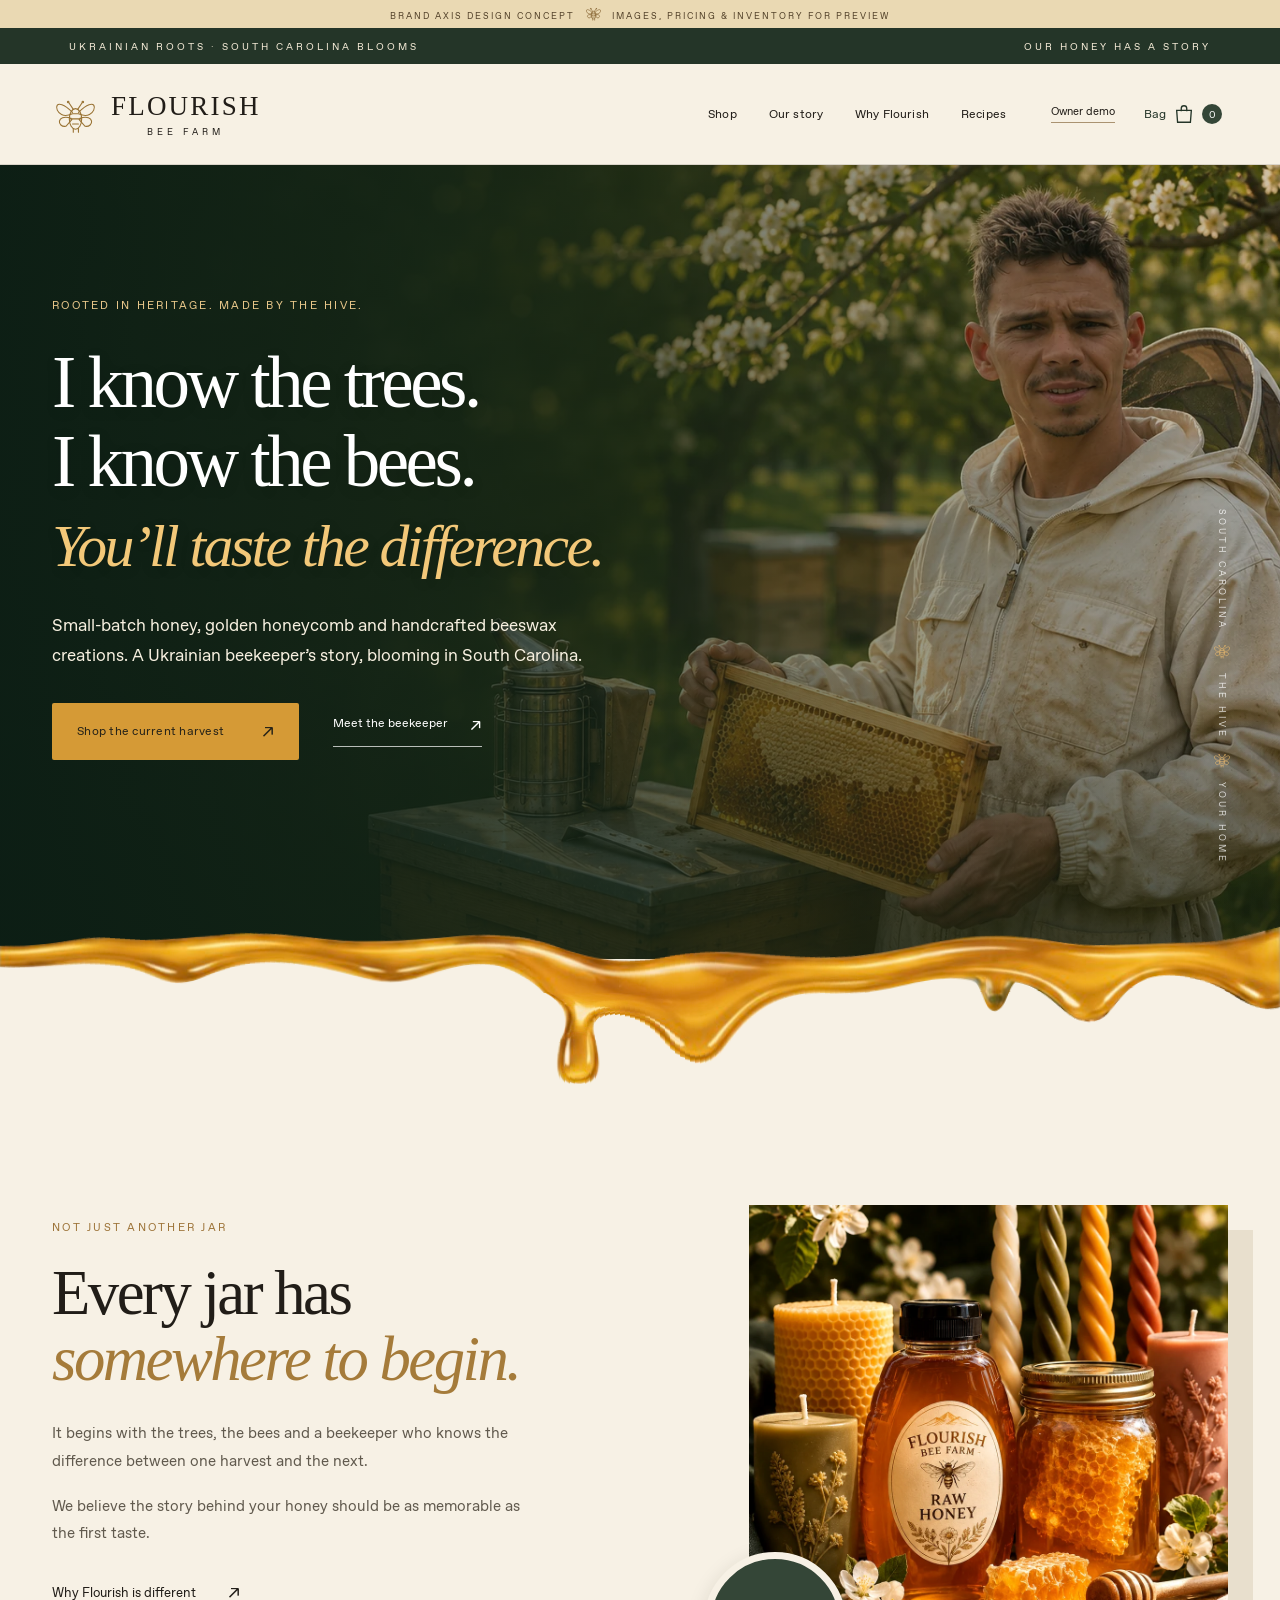
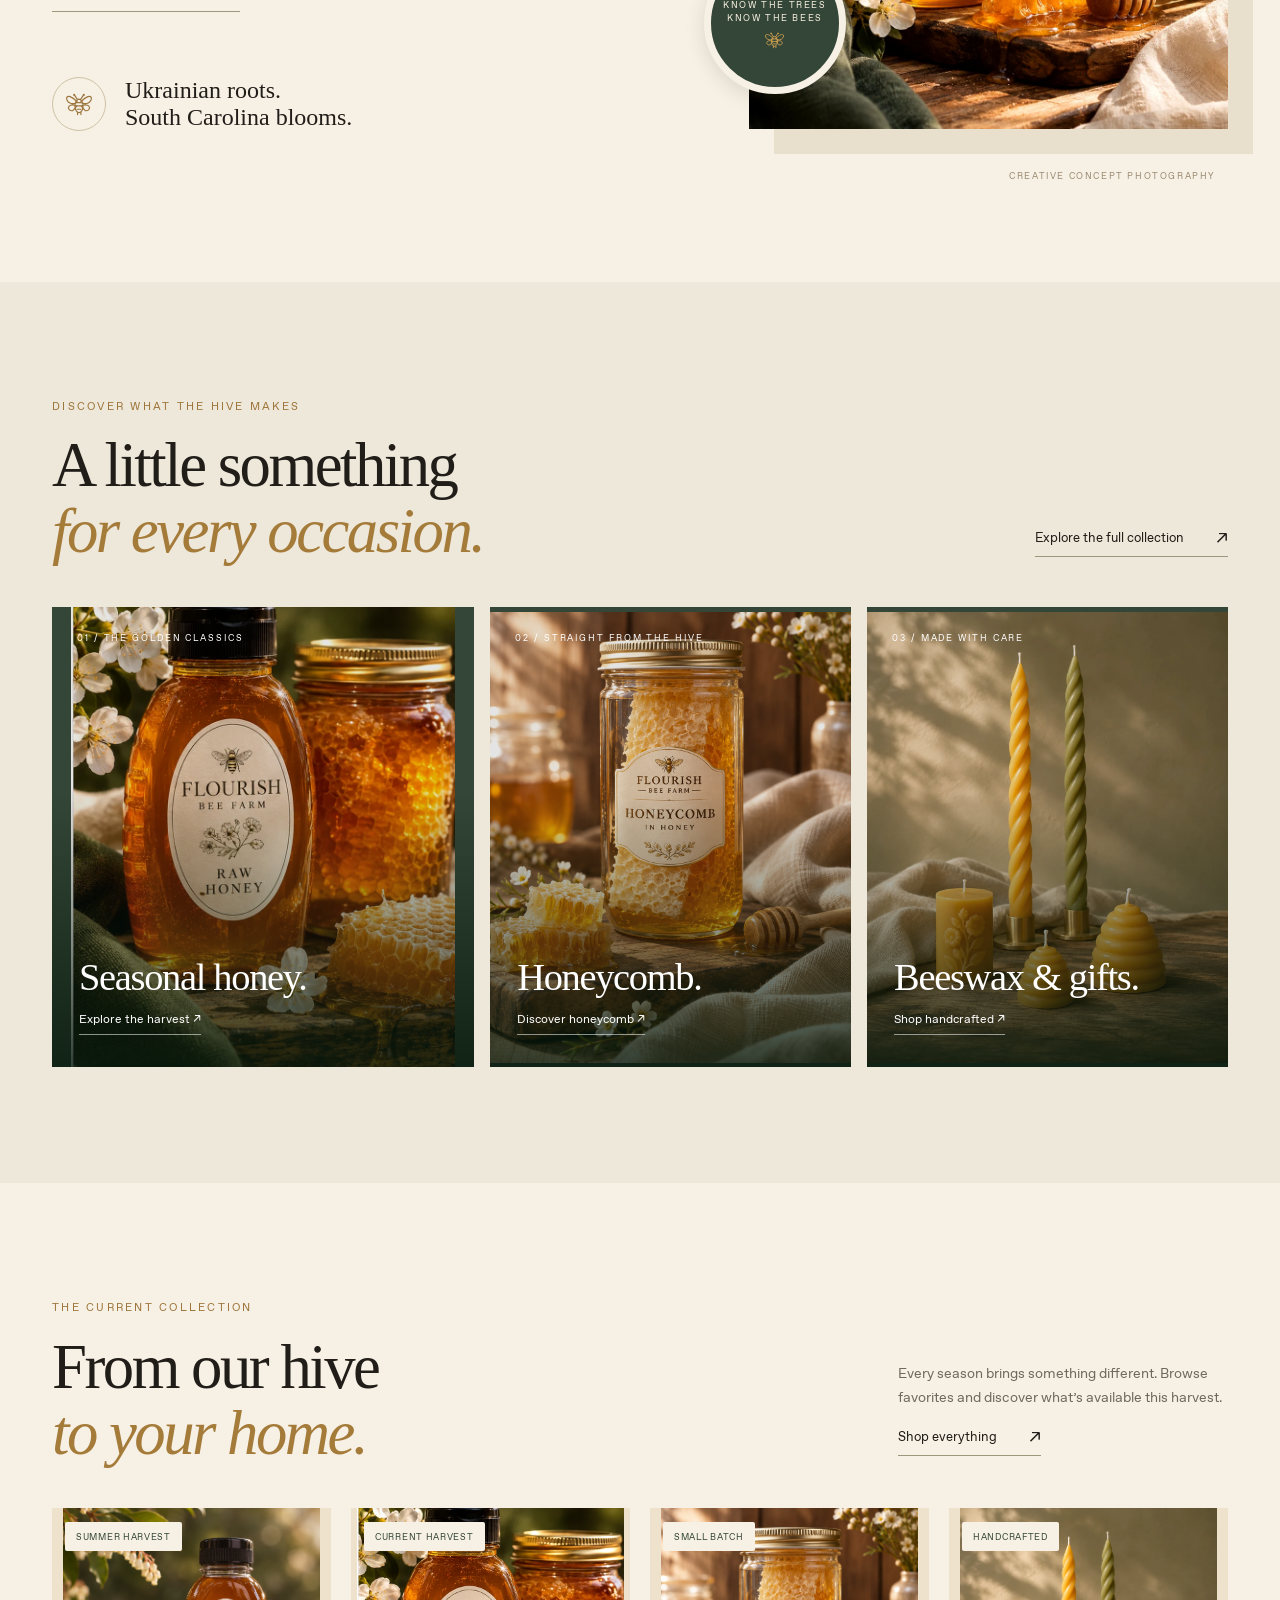
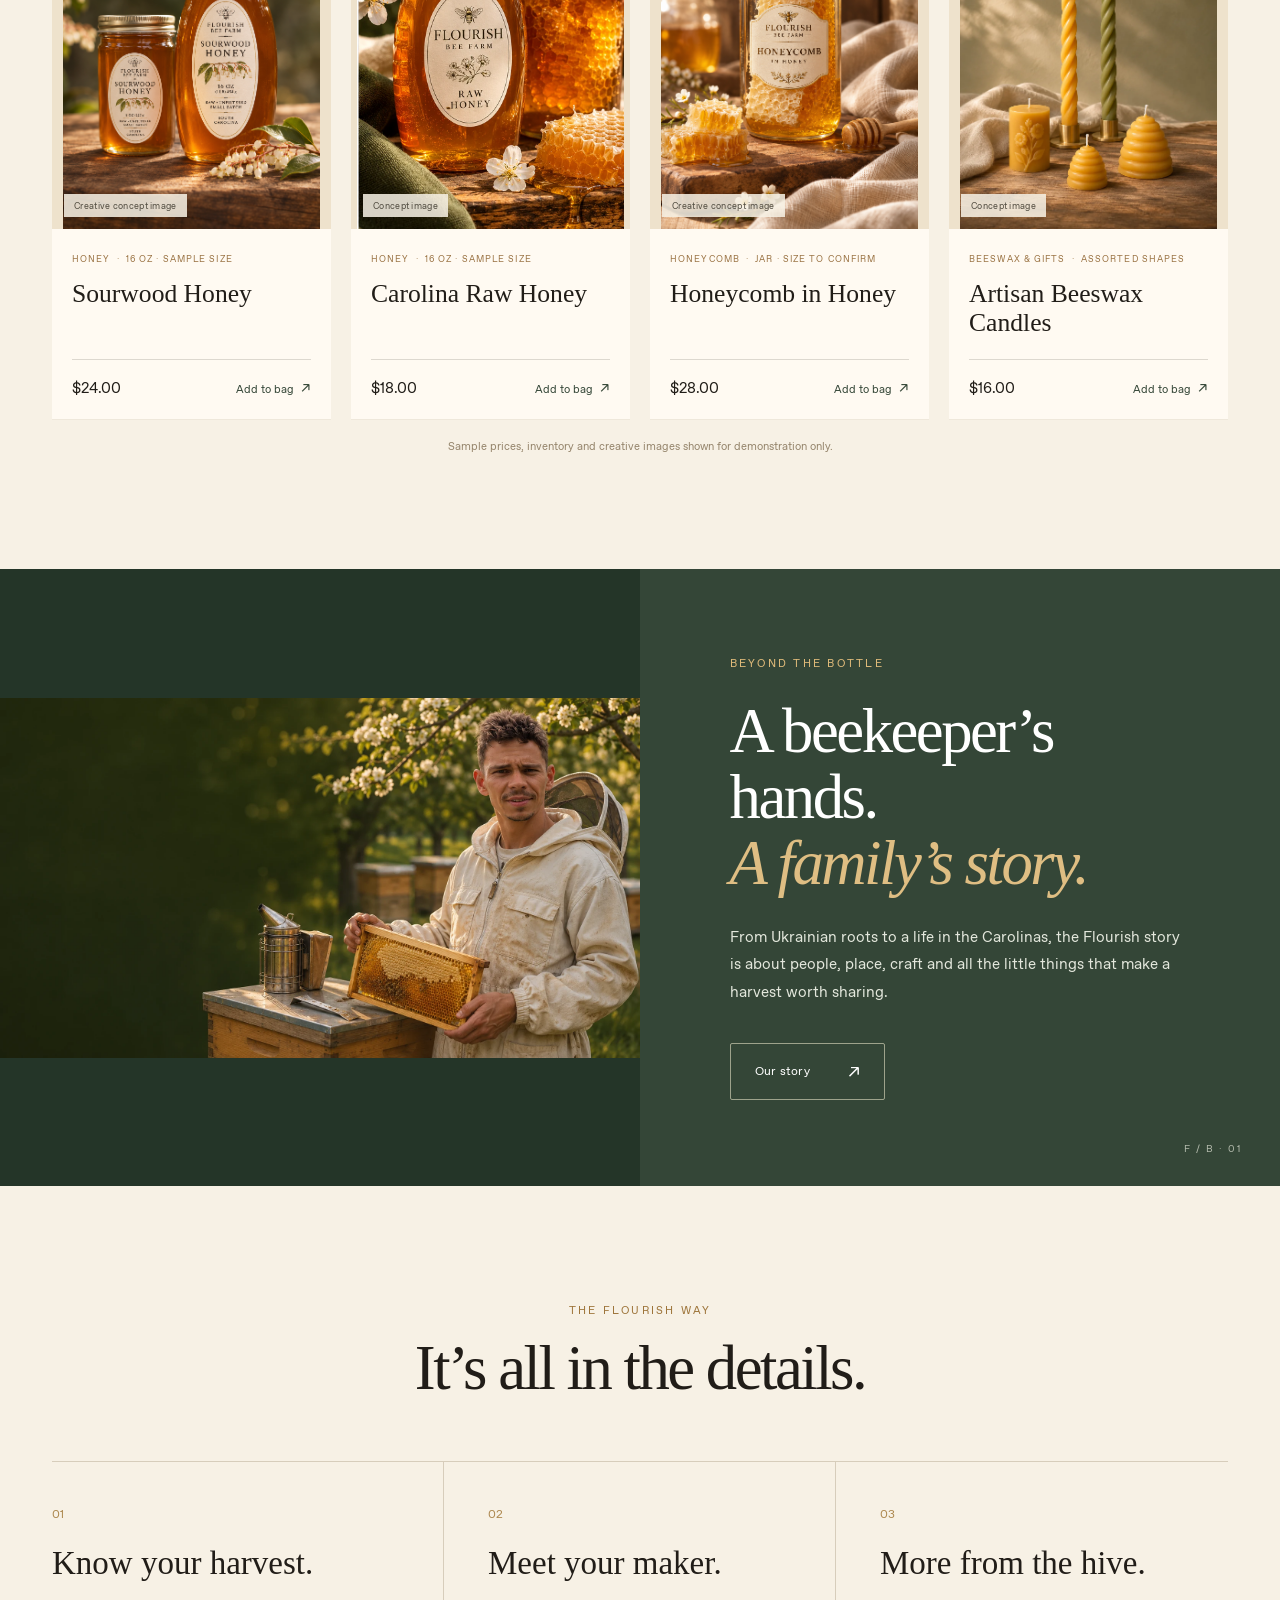
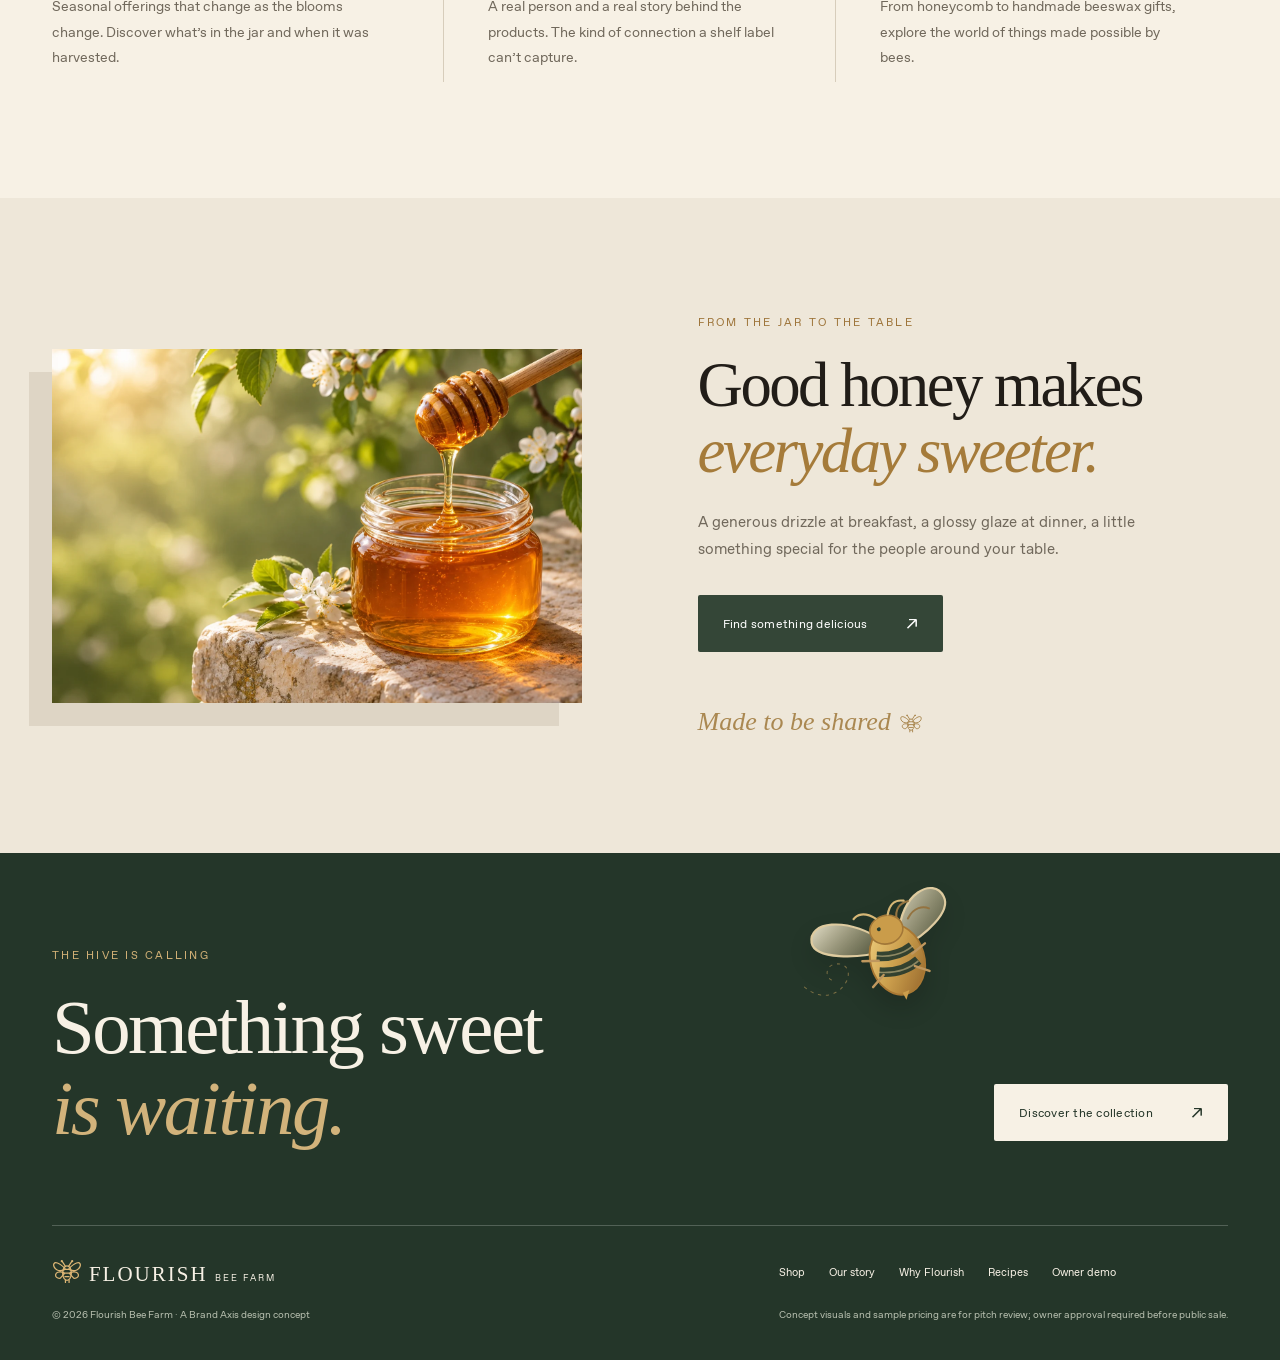
<file: index.html>
<!doctype html><html lang="en"><head><meta charset="utf-8"><meta name="viewport" content="width=device-width,initial-scale=1"><meta name="theme-color" content="#344637"><meta name="description" content="Flourish Bee Farm: Ukrainian roots, South Carolina blooms, and honey made to be remembered."><meta name="robots" content="noindex,nofollow"><link rel="icon" href="assets/favicon.svg" type="image/svg+xml"><link rel="stylesheet" href="site.css?v=reference-artwork"><title>Know the Trees. Know the Bees. | Flourish Bee Farm</title></head><body><a class="skip-link" href="#main">Skip to content</a><div class="preview-banner">BRAND AXIS DESIGN CONCEPT <span class="bee-mark" aria-hidden="true"></span> IMAGES, PRICING &amp; INVENTORY FOR PREVIEW</div><div class="announcement"><span>UKRAINIAN ROOTS · SOUTH CAROLINA BLOOMS</span><span class="announcement-other">OUR HONEY HAS A STORY</span></div><header class="site-header"><div class="nav-wrap"><a href="index.html" class="brand" aria-label="Flourish Bee Farm, home"><svg class="brand-mark" aria-hidden="true" viewBox="0 0 64 64" fill="none" stroke="currentColor" stroke-width="1.5" stroke-linecap="round"><ellipse cx="32" cy="38" rx="8.4" ry="14"/><path d="M27 31h10M24 38h16M28 45h8M29 51v5M36 51v5M29 25l-6-9M35 25l6-9M28 29C3 5 2 27 13 32c6 3 10 1 15-1M36 29C61 5 62 27 51 32c-6 3-10 1-15-1M26 37C5 31 7 50 19 48l8-9M38 37c21-6 19 13 7 11l-8-9"/><circle cx="22" cy="15" r="1"/><circle cx="42" cy="15" r="1"/></svg><span>FLOURISH<small>BEE FARM</small></span></a><nav class="main-nav" aria-label="Main navigation"><a href="shop.html" data-nav="shop">Shop</a><a href="our-story.html" data-nav="story">Our story</a><a href="why-flourish.html" data-nav="why">Why Flourish</a><a href="recipes.html" data-nav="recipes">Recipes</a></nav><div class="nav-tools"><a href="admin.html" class="admin-top" title="Open owner demo">Owner demo</a><button type="button" class="bag-trigger" data-open-cart aria-label="Open shopping bag"><span>Bag</span><svg viewBox="0 0 24 24" fill="none" stroke="currentColor" stroke-width="1.45"><path d="M4 8h16l-1 13H5L4 8Z"/><path d="M9 9V6a3 3 0 0 1 6 0v3"/></svg><span class="bag-count" data-cart-count>0</span></button><button type="button" class="menu-toggle" id="menu-toggle" aria-label="Open navigation" aria-expanded="false" aria-controls="mobile-menu"><i></i><i></i></button></div></div><nav class="mobile-nav" id="mobile-menu" hidden aria-label="Mobile navigation"><a href="index.html">Home</a><a href="shop.html">Shop</a><a href="our-story.html">Our story</a><a href="why-flourish.html">Why Flourish</a><a href="recipes.html">Recipes</a><a href="admin.html">Owner preview ↗</a></nav></header><main id="main"><section class="hero" id="top"><img class="hero-image" src="assets/beekeeper-owner.webp" alt="Concept beekeeper portrait at an apiary" fetchpriority="high" width="1672" height="941"><div class="hero-overlay"></div><div class="container hero-content"><div class="hero-copy"><p class="eyebrow hero-eyebrow">ROOTED IN HERITAGE. MADE BY THE HIVE.</p><h1>I know the trees.<br>I know the bees.<br><em>You’ll taste the difference.</em></h1><p>Small-batch honey, golden honeycomb and handcrafted beeswax creations. A Ukrainian beekeeper’s story, blooming in South Carolina.</p><div class="hero-actions"><a class="btn btn-gold" href="shop.html">Shop the current harvest <span>↗</span></a><a class="hero-text-link" href="our-story.html">Meet the beekeeper <span>↗</span></a></div></div></div><div class="hero-side-note">SOUTH CAROLINA <span class="bee-mark" aria-hidden="true"></span> THE HIVE <span class="bee-mark" aria-hidden="true"></span> YOUR HOME</div><div class="honey-edge" aria-hidden="true">
  <img class="honey-artwork" src="assets/honey-edge.webp" width="1162" height="250" alt="">
  <canvas class="honey-canvas"></canvas>
</div></section>
<section class="introduction section-padding" id="why"><div class="container intro-grid"><div class="intro-copy"><p class="eyebrow warm">NOT JUST ANOTHER JAR</p><h2>Every jar has<br><em>somewhere to begin.</em></h2><p>It begins with the trees, the bees and a beekeeper who knows the difference between one harvest and the next.</p><p>We believe the story behind your honey should be as memorable as the first taste.</p><a class="underlined-link" href="why-flourish.html">Why Flourish is different <span>↗</span></a><div class="heritage-tag"><span class="heritage-emblem" aria-hidden="true"><span class="bee-mark" aria-hidden="true"></span></span><div><strong>Ukrainian roots.</strong><strong>South Carolina blooms.</strong></div></div></div><div class="intro-image-stack"><img class="intro-main" src="assets/scene-collection.webp" alt="Concept product still life with raw honey, honeycomb and beeswax candles" loading="lazy" width="1024" height="1120"><div class="intro-small-stamp">KNOW THE TREES<br>KNOW THE BEES<br><span class="bee-mark" aria-hidden="true"></span></div><div class="concept-caption">CREATIVE CONCEPT PHOTOGRAPHY</div></div></div></section>
<section class="categories section-padding"><div class="container"><div class="section-row"><div><p class="eyebrow warm">DISCOVER WHAT THE HIVE MAKES</p><h2>A little something<br><em>for every occasion.</em></h2></div><a href="shop.html" class="underlined-link">Explore the full collection <span>↗</span></a></div><div class="category-grid"><a class="category-tile category-large" href="shop.html?category=Honey"><img loading="lazy" src="assets/scene-honey.webp" alt="Concept artisanal raw honey bottle" width="800" height="960"><div class="tile-gradient"></div><span class="tile-index">01 / THE GOLDEN CLASSICS</span><div class="tile-copy"><h3>Seasonal honey.</h3><span>Explore the harvest ↗</span></div></a><a class="category-tile" href="shop.html?category=Honeycomb"><img loading="lazy" src="assets/honeycomb-premium.png" alt="Styled honeycomb in a glass jar" width="1122" height="1402"><div class="tile-gradient"></div><span class="tile-index">02 / STRAIGHT FROM THE HIVE</span><div class="tile-copy"><h3>Honeycomb.</h3><span>Discover honeycomb ↗</span></div></a><a class="category-tile" href="shop.html?category=Beeswax%20%26%20Gifts"><img loading="lazy" src="assets/beeswax-collection-editorial.webp" alt="Concept beeswax candle arrangement" width="1122" height="1402"><div class="tile-gradient"></div><span class="tile-index">03 / MADE WITH CARE</span><div class="tile-copy"><h3>Beeswax &amp; gifts.</h3><span>Shop handcrafted ↗</span></div></a></div></div></section>
<section class="seasonal section-padding"><div class="container"><div class="section-row"><div><p class="eyebrow warm">THE CURRENT COLLECTION</p><h2>From our hive<br><em>to your home.</em></h2></div><div class="section-intro"><p>Every season brings something different. Browse favorites and discover what’s available this harvest.</p><a class="underlined-link" href="shop.html">Shop everything <span>↗</span></a></div></div><div id="featured-products" class="product-grid product-grid-four"></div><div class="pricing-note">Sample prices, inventory and creative images shown for demonstration only.</div></div></section>
<section class="story-band"><div class="story-band-image"><img loading="lazy" src="assets/beekeeper-owner.webp" alt="Concept portrait of a beekeeper inspecting a honeycomb frame" width="1672" height="941"></div><div class="story-band-copy"><p class="eyebrow">BEYOND THE BOTTLE</p><h2>A beekeeper’s hands.<br><em>A family’s story.</em></h2><p>From Ukrainian roots to a life in the Carolinas, the Flourish story is about people, place, craft and all the little things that make a harvest worth sharing.</p><a class="btn btn-outline-light" href="our-story.html">Our story <span>↗</span></a><span class="story-band-number">F / B · 01</span></div></section>
<section class="value-section section-padding"><div class="container"><div class="value-heading"><p class="eyebrow warm">THE FLOURISH WAY</p><h2>It’s all in the details.</h2></div><div class="value-grid"><article><span>01</span><h3>Know your harvest.</h3><p>Seasonal offerings that change as the blooms change. Discover what’s in the jar and when it was harvested.</p></article><article><span>02</span><h3>Meet your maker.</h3><p>A real person and a real story behind the products. The kind of connection a shelf label can’t capture.</p></article><article><span>03</span><h3>More from the hive.</h3><p>From honeycomb to handmade beeswax gifts, explore the world of things made possible by bees.</p></article></div></div></section>
<section class="recipe-feature section-padding"><div class="container recipe-feature-grid"><div class="recipe-feature-photo"><img src="assets/pour.webp" loading="lazy" alt="Honey flowing from a dipper into a glass jar" width="1536" height="1024"></div><div class="recipe-feature-copy"><p class="eyebrow warm">FROM THE JAR TO THE TABLE</p><h2>Good honey makes<br><em>everyday sweeter.</em></h2><p>A generous drizzle at breakfast, a glossy glaze at dinner, a little something special for the people around your table.</p><a class="btn btn-dark" href="recipes.html">Find something delicious <span>↗</span></a><div class="script-accent">Made to be shared <span class="bee-mark" aria-hidden="true"></span></div></div></div></section>
</main><footer class="footer"><div class="footer-lead container"><div class="footer-bee" aria-hidden="true"><svg viewBox="0 0 220 170" xmlns="http://www.w3.org/2000/svg" role="presentation"><defs><linearGradient id="beeBodyGold" x1="0" y1="0" x2="1" y2="1"><stop stop-color="#ffdd89"/><stop offset=".5" stop-color="#d4a44e"/><stop offset="1" stop-color="#966328"/></linearGradient><linearGradient id="beeWingLight" x1="0" y1="0" x2="1" y2="1"><stop stop-color="#fff7df" stop-opacity=".9"/><stop offset="1" stop-color="#d7bd86" stop-opacity=".26"/></linearGradient></defs><g class="bee-flight-trail" fill="none" stroke="#cda45e" stroke-width="1.3" stroke-linecap="round" opacity=".55"><path d="M13 126c21 18 42 10 51-4 9-13 3-27-12-25-13 2-13 17-5 20" stroke-dasharray="3 7"/></g><g class="bee-art" transform="translate(122 78) rotate(-16)"><g class="bee-wings" fill="url(#beeWingLight)" stroke="#e9d3a6" stroke-width="2.8"><path d="M-5-11C-45-57-91-61-94-35-96-14-44 1-7 0Z"/><path d="M14-13C30-65 77-73 82-45 86-24 45-4 17 1Z"/></g><g fill="none" stroke="#9a7742" stroke-width="2.6" stroke-linecap="round"><path d="M17-33C18-47 27-53 37-52"/><path d="M31-31C42-43 54-41 60-36"/></g><ellipse cx="4" cy="15" rx="34" ry="45" fill="url(#beeBodyGold)" stroke="#b17c34" stroke-width="2.3"/><path d="M-20 4C-6 9 11 10 26 4M-22 24C-6 30 12 31 29 23" fill="none" stroke="#283b2e" stroke-width="12" opacity=".92"/><path d="M-21 3C-7 9 12 11 27 4M-23 24C-4 31 13 32 29 24" fill="none" stroke="#f9dda1" stroke-width="2" opacity=".48"/><ellipse cx="1" cy="-25" rx="21" ry="18" fill="#d3a24c" stroke="#a97b39" stroke-width="2"/><path d="M-8-42C-20-55-30-53-35-49M8-43C15-57 23-58 32-54" fill="none" stroke="#e0be7b" stroke-width="2.8" stroke-linecap="round"/><circle cx="-8" cy="-28" r="2.5" fill="#293e30"/><path d="M-1 57 1 67 8 56" fill="#d4a44e"/><path d="M-19 10-39 5M24 13 43 5M-18 29-35 40M23 29 39 40" stroke="#c89d61" stroke-width="3" stroke-linecap="round"/></g></svg></div><div class="footer-heading"><p class="eyebrow">THE HIVE IS CALLING</p><h2>Something sweet<br><em>is waiting.</em></h2></div><a href="shop.html" class="btn btn-cream">Discover the collection <span>↗</span></a></div><div class="footer-bottom container"><a class="footer-brand" href="index.html"><span class="bee-mark" aria-hidden="true"></span> FLOURISH <small>BEE FARM</small></a><div class="footer-links"><a href="shop.html">Shop</a><a href="our-story.html">Our story</a><a href="why-flourish.html">Why Flourish</a><a href="recipes.html">Recipes</a><a href="admin.html">Owner demo</a></div><p>© <span id="year">2026</span> Flourish Bee Farm · A Brand Axis design concept</p><p class="footer-legal">Concept visuals and sample pricing are for pitch review; owner approval required before public sale.</p></div></footer><dialog class="cart-dialog" id="cart-panel" aria-labelledby="cart-title"><div class="cart-shell"><div class="cart-header"><div><p class="eyebrow warm">A LITTLE SOMETHING SWEET</p><h2 id="cart-title">Your bag <span class="bee-mark" aria-hidden="true"></span></h2></div><button class="close-icon" aria-label="Close bag" data-cart-close>×</button></div><div id="cart-items" class="bag-items"></div><div class="bag-footer"><p class="cart-shipping" data-shipping-remaining></p><div class="subtotal"><span>Estimated subtotal</span><strong data-subtotal>$0.00</strong></div><button class="btn btn-dark checkout-btn" id="cart-checkout" type="button">Checkout coming with Stripe <span>↗</span></button><p class="cart-disclaimer">Design preview only. No payments, live stock or orders are processed.</p></div></div></dialog><div id="toast" class="toast" role="status" aria-live="polite"></div><script defer src="site.js"></script><script defer src="honey.js?v=reference-artwork"></script></body></html>
</file>
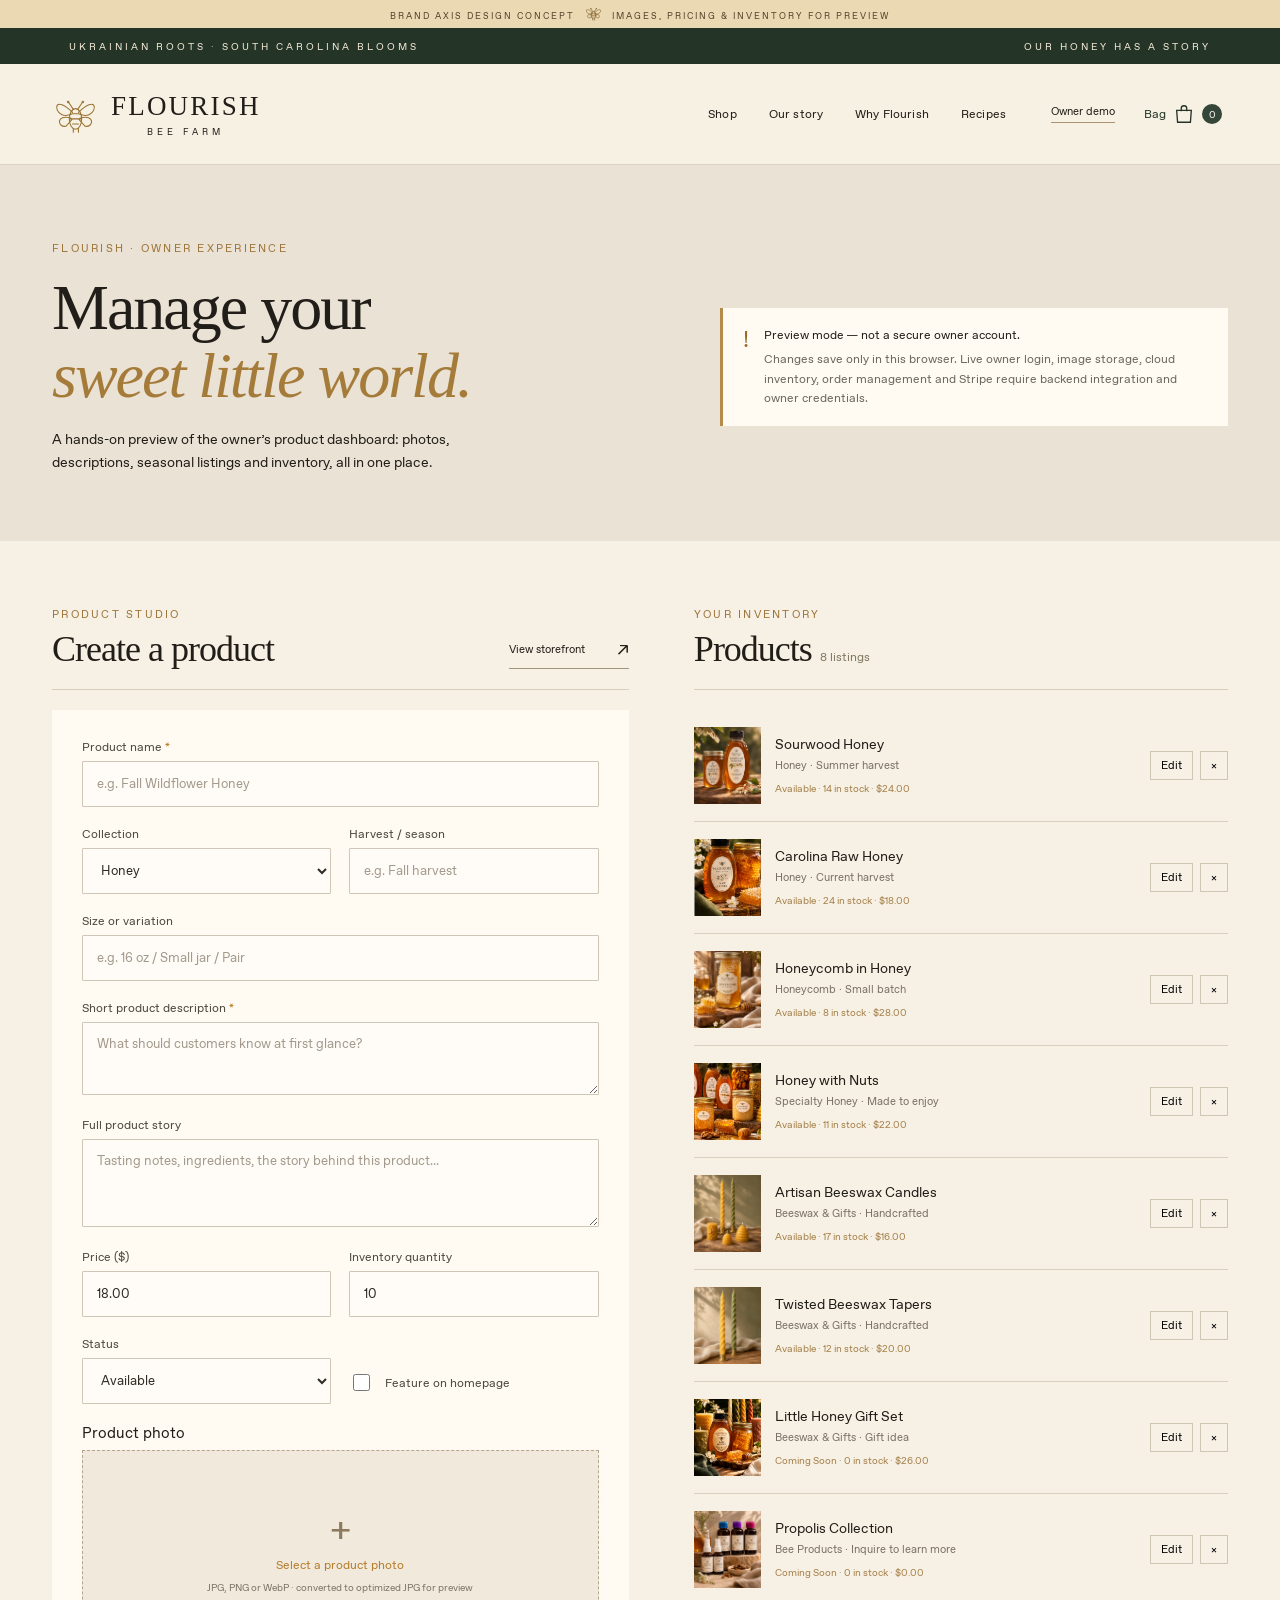
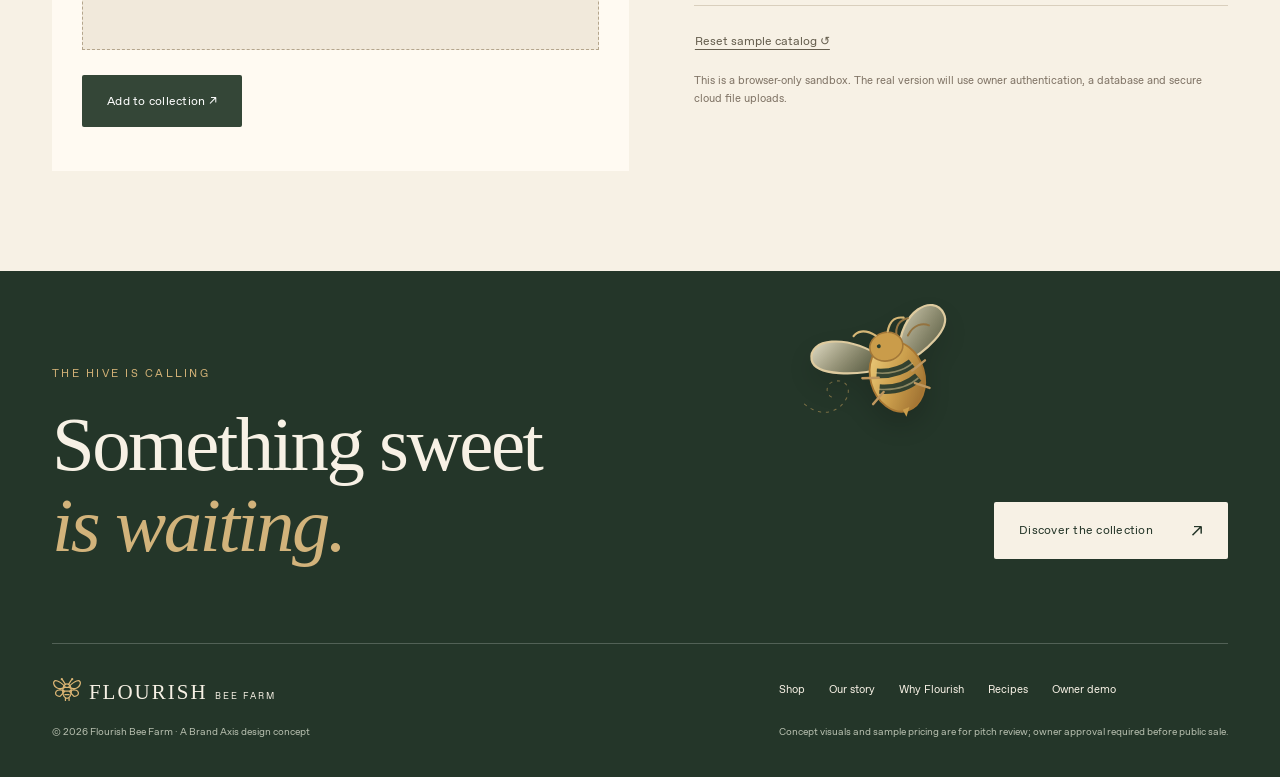
<file: admin.html>
<!doctype html><html lang="en"><head><meta charset="utf-8"><meta name="viewport" content="width=device-width,initial-scale=1"><meta name="theme-color" content="#344637"><meta name="description" content="Interactive prototype of Flourish Bee Farm product and inventory management."><meta name="robots" content="noindex,nofollow"><link rel="icon" href="assets/favicon.svg" type="image/svg+xml"><link rel="stylesheet" href="site.css"><title>Owner Dashboard Preview | Flourish Bee Farm</title></head><body><a class="skip-link" href="#main">Skip to content</a><div class="preview-banner">BRAND AXIS DESIGN CONCEPT <span class="bee-mark" aria-hidden="true"></span> IMAGES, PRICING &amp; INVENTORY FOR PREVIEW</div><div class="announcement"><span>UKRAINIAN ROOTS · SOUTH CAROLINA BLOOMS</span><span class="announcement-other">OUR HONEY HAS A STORY</span></div><header class="site-header"><div class="nav-wrap"><a href="index.html" class="brand" aria-label="Flourish Bee Farm, home"><svg class="brand-mark" aria-hidden="true" viewBox="0 0 64 64" fill="none" stroke="currentColor" stroke-width="1.5" stroke-linecap="round"><ellipse cx="32" cy="38" rx="8.4" ry="14"/><path d="M27 31h10M24 38h16M28 45h8M29 51v5M36 51v5M29 25l-6-9M35 25l6-9M28 29C3 5 2 27 13 32c6 3 10 1 15-1M36 29C61 5 62 27 51 32c-6 3-10 1-15-1M26 37C5 31 7 50 19 48l8-9M38 37c21-6 19 13 7 11l-8-9"/><circle cx="22" cy="15" r="1"/><circle cx="42" cy="15" r="1"/></svg><span>FLOURISH<small>BEE FARM</small></span></a><nav class="main-nav" aria-label="Main navigation"><a href="shop.html" data-nav="shop">Shop</a><a href="our-story.html" data-nav="story">Our story</a><a href="why-flourish.html" data-nav="why">Why Flourish</a><a href="recipes.html" data-nav="recipes">Recipes</a></nav><div class="nav-tools"><a href="admin.html" class="admin-top" title="Open owner demo">Owner demo</a><button type="button" class="bag-trigger" data-open-cart aria-label="Open shopping bag"><span>Bag</span><svg viewBox="0 0 24 24" fill="none" stroke="currentColor" stroke-width="1.45"><path d="M4 8h16l-1 13H5L4 8Z"/><path d="M9 9V6a3 3 0 0 1 6 0v3"/></svg><span class="bag-count" data-cart-count>0</span></button><button type="button" class="menu-toggle" id="menu-toggle" aria-label="Open navigation" aria-expanded="false" aria-controls="mobile-menu"><i></i><i></i></button></div></div><nav class="mobile-nav" id="mobile-menu" hidden aria-label="Mobile navigation"><a href="index.html">Home</a><a href="shop.html">Shop</a><a href="our-story.html">Our story</a><a href="why-flourish.html">Why Flourish</a><a href="recipes.html">Recipes</a><a href="admin.html">Owner preview ↗</a></nav></header><main id="main"><section class="admin-hero"><div class="container"><p class="eyebrow warm">FLOURISH · OWNER EXPERIENCE</p><h1>Manage your<br><em>sweet little world.</em></h1><p>A hands-on preview of the owner’s product dashboard: photos, descriptions, seasonal listings and inventory, all in one place.</p><div class="admin-warning"><span>!</span><div><strong>Preview mode — not a secure owner account.</strong><p>Changes save only in this browser. Live owner login, image storage, cloud inventory, order management and Stripe require backend integration and owner credentials.</p></div></div></div></section><section class="admin-content container"><div class="admin-main"><div class="admin-section-header"><div><p class="eyebrow warm">PRODUCT STUDIO</p><h2 id="admin-form-heading">Create a product</h2></div><a href="shop.html" class="underlined-link">View storefront <span>↗</span></a></div><form id="product-form" class="admin-form"><div class="admin-form-grid"><label class="wide">Product name <span>*</span><input type="text" name="name" placeholder="e.g. Fall Wildflower Honey" required maxlength="100"></label><label>Collection <select name="category"><option>Honey</option><option>Honeycomb</option><option>Specialty Honey</option><option>Beeswax &amp; Gifts</option><option>Bee Products</option></select></label><label>Harvest / season <input type="text" name="season" placeholder="e.g. Fall harvest" maxlength="60"></label><label class="wide">Size or variation <input type="text" name="size" placeholder="e.g. 16 oz / Small jar / Pair" maxlength="80"></label><label class="wide">Short product description <span>*</span><textarea name="description" required placeholder="What should customers know at first glance?" rows="3" maxlength="500"></textarea></label><label class="wide">Full product story <textarea name="detail" placeholder="Tasting notes, ingredients, the story behind this product..." rows="4" maxlength="1800"></textarea></label><label>Price ($) <input type="number" name="price" required min="0" step=".01" value="18.00"></label><label>Inventory quantity <input type="number" name="stock" required min="0" step="1" value="10"></label><label>Status <select name="status"><option>Available</option><option>Coming Soon</option><option>Sold Out</option><option>Hidden</option></select></label><label class="checkbox-label"><input type="checkbox" name="featured"> Feature on homepage</label><div class="wide photo-upload-label"><span>Product photo</span><label for="product-photo" class="upload-box" id="upload-preview"><span class="upload-plus">+</span><span>Select a product photo</span><small>JPG, PNG or WebP. Optimized for demo storage.</small></label><input type="file" accept="image/jpeg,image/png,image/webp" id="product-photo" class="visually-hidden"></div></div><div class="admin-submit-row"><button type="submit" id="save-product" class="btn btn-dark">Add to collection ↗</button><button type="button" class="text-button" id="cancel-edit" hidden>Cancel editing</button></div><p id="admin-note" class="admin-note" role="status"></p></form></div><aside class="admin-sidebar"><div class="admin-section-header"><div><p class="eyebrow warm">YOUR INVENTORY</p><h2>Products <small id="admin-count"></small></h2></div></div><div id="admin-products" class="admin-products"></div><button id="reset-demo" class="text-button reset" type="button">Reset sample catalog ↺</button><p class="admin-note">This is a browser-only sandbox. The real version will use owner authentication, a database and secure cloud file uploads.</p></aside></section></main><footer class="footer"><div class="footer-lead container"><div class="footer-bee" aria-hidden="true"><svg viewBox="0 0 220 170" xmlns="http://www.w3.org/2000/svg" role="presentation"><defs><linearGradient id="beeBodyGold" x1="0" y1="0" x2="1" y2="1"><stop stop-color="#ffdd89"/><stop offset=".5" stop-color="#d4a44e"/><stop offset="1" stop-color="#966328"/></linearGradient><linearGradient id="beeWingLight" x1="0" y1="0" x2="1" y2="1"><stop stop-color="#fff7df" stop-opacity=".9"/><stop offset="1" stop-color="#d7bd86" stop-opacity=".26"/></linearGradient></defs><g class="bee-flight-trail" fill="none" stroke="#cda45e" stroke-width="1.3" stroke-linecap="round" opacity=".55"><path d="M13 126c21 18 42 10 51-4 9-13 3-27-12-25-13 2-13 17-5 20" stroke-dasharray="3 7"/></g><g class="bee-art" transform="translate(122 78) rotate(-16)"><g class="bee-wings" fill="url(#beeWingLight)" stroke="#e9d3a6" stroke-width="2.8"><path d="M-5-11C-45-57-91-61-94-35-96-14-44 1-7 0Z"/><path d="M14-13C30-65 77-73 82-45 86-24 45-4 17 1Z"/></g><g fill="none" stroke="#9a7742" stroke-width="2.6" stroke-linecap="round"><path d="M17-33C18-47 27-53 37-52"/><path d="M31-31C42-43 54-41 60-36"/></g><ellipse cx="4" cy="15" rx="34" ry="45" fill="url(#beeBodyGold)" stroke="#b17c34" stroke-width="2.3"/><path d="M-20 4C-6 9 11 10 26 4M-22 24C-6 30 12 31 29 23" fill="none" stroke="#283b2e" stroke-width="12" opacity=".92"/><path d="M-21 3C-7 9 12 11 27 4M-23 24C-4 31 13 32 29 24" fill="none" stroke="#f9dda1" stroke-width="2" opacity=".48"/><ellipse cx="1" cy="-25" rx="21" ry="18" fill="#d3a24c" stroke="#a97b39" stroke-width="2"/><path d="M-8-42C-20-55-30-53-35-49M8-43C15-57 23-58 32-54" fill="none" stroke="#e0be7b" stroke-width="2.8" stroke-linecap="round"/><circle cx="-8" cy="-28" r="2.5" fill="#293e30"/><path d="M-1 57 1 67 8 56" fill="#d4a44e"/><path d="M-19 10-39 5M24 13 43 5M-18 29-35 40M23 29 39 40" stroke="#c89d61" stroke-width="3" stroke-linecap="round"/></g></svg></div><div class="footer-heading"><p class="eyebrow">THE HIVE IS CALLING</p><h2>Something sweet<br><em>is waiting.</em></h2></div><a href="shop.html" class="btn btn-cream">Discover the collection <span>↗</span></a></div><div class="footer-bottom container"><a class="footer-brand" href="index.html"><span class="bee-mark" aria-hidden="true"></span> FLOURISH <small>BEE FARM</small></a><div class="footer-links"><a href="shop.html">Shop</a><a href="our-story.html">Our story</a><a href="why-flourish.html">Why Flourish</a><a href="recipes.html">Recipes</a><a href="admin.html">Owner demo</a></div><p>© <span id="year">2026</span> Flourish Bee Farm · A Brand Axis design concept</p><p class="footer-legal">Concept visuals and sample pricing are for pitch review; owner approval required before public sale.</p></div></footer><dialog class="cart-dialog" id="cart-panel" aria-labelledby="cart-title"><div class="cart-shell"><div class="cart-header"><div><p class="eyebrow warm">A LITTLE SOMETHING SWEET</p><h2 id="cart-title">Your bag <span class="bee-mark" aria-hidden="true"></span></h2></div><button class="close-icon" aria-label="Close bag" data-cart-close>×</button></div><div id="cart-items" class="bag-items"></div><div class="bag-footer"><p class="cart-shipping" data-shipping-remaining></p><div class="subtotal"><span>Estimated subtotal</span><strong data-subtotal>$0.00</strong></div><button class="btn btn-dark checkout-btn" id="cart-checkout" type="button">Checkout coming with Stripe <span>↗</span></button><p class="cart-disclaimer">Design preview only. No payments, live stock or orders are processed.</p></div></div></dialog><div id="toast" class="toast" role="status" aria-live="polite"></div><script defer src="site.js"></script></body></html>
</file>
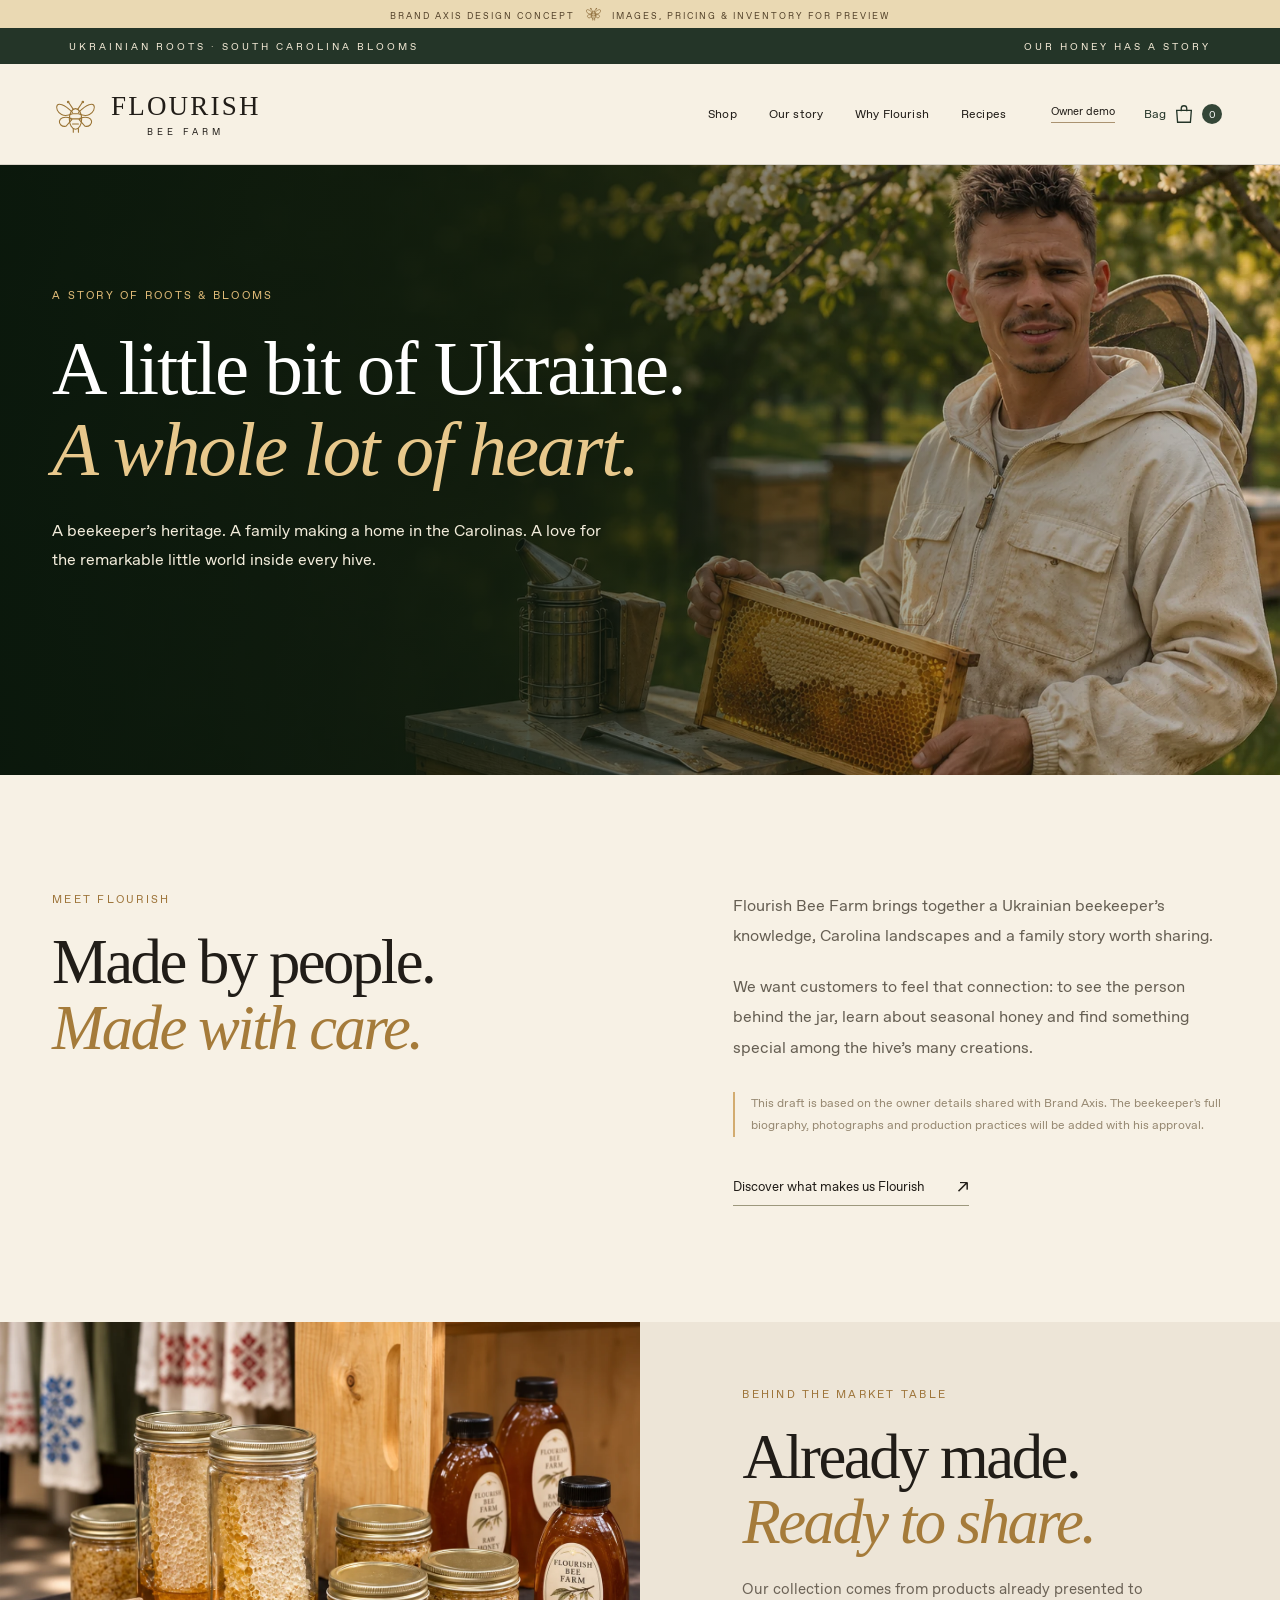
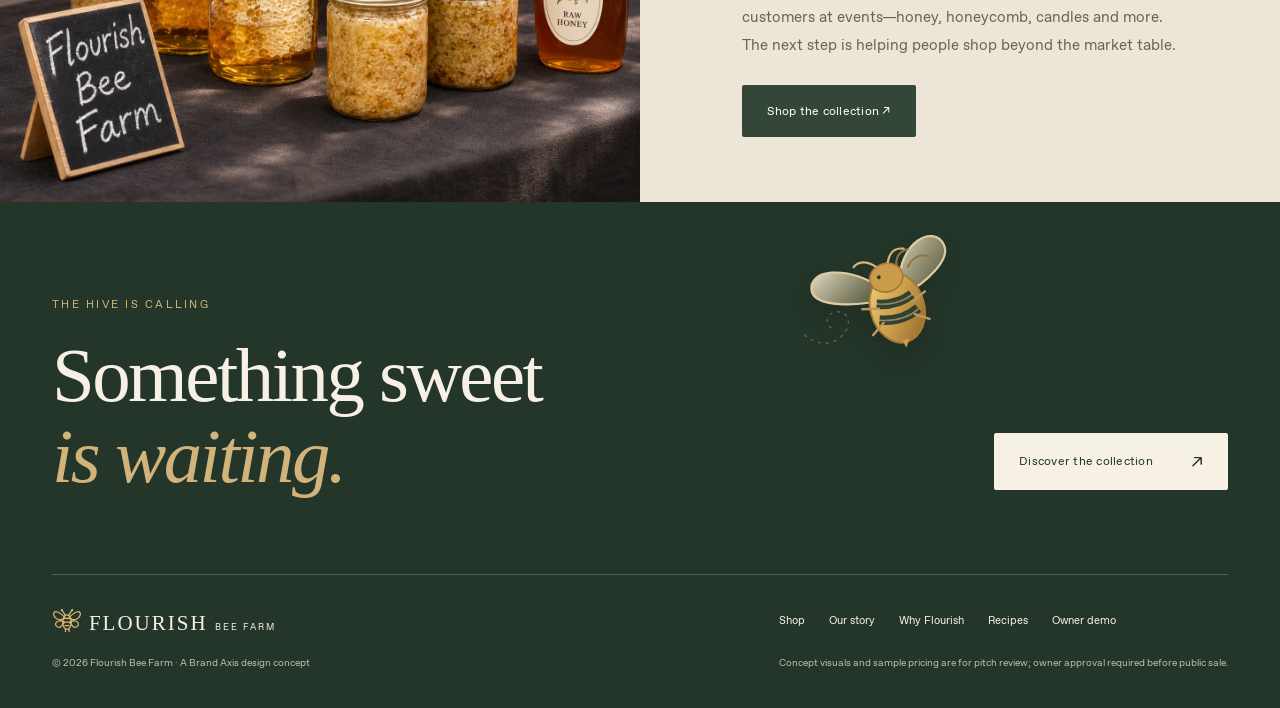
<file: our-story.html>
<!doctype html><html lang="en"><head><meta charset="utf-8"><meta name="viewport" content="width=device-width,initial-scale=1"><meta name="theme-color" content="#344637"><meta name="description" content="Flourish Bee Farm: Ukrainian roots, South Carolina blooms, and honey made to be remembered."><meta name="robots" content="noindex,nofollow"><link rel="icon" href="assets/favicon.svg" type="image/svg+xml"><link rel="stylesheet" href="site.css"><title>Our Story | Flourish Bee Farm</title></head><body><a class="skip-link" href="#main">Skip to content</a><div class="preview-banner">BRAND AXIS DESIGN CONCEPT <span class="bee-mark" aria-hidden="true"></span> IMAGES, PRICING &amp; INVENTORY FOR PREVIEW</div><div class="announcement"><span>UKRAINIAN ROOTS · SOUTH CAROLINA BLOOMS</span><span class="announcement-other">OUR HONEY HAS A STORY</span></div><header class="site-header"><div class="nav-wrap"><a href="index.html" class="brand" aria-label="Flourish Bee Farm, home"><svg class="brand-mark" aria-hidden="true" viewBox="0 0 64 64" fill="none" stroke="currentColor" stroke-width="1.5" stroke-linecap="round"><ellipse cx="32" cy="38" rx="8.4" ry="14"/><path d="M27 31h10M24 38h16M28 45h8M29 51v5M36 51v5M29 25l-6-9M35 25l6-9M28 29C3 5 2 27 13 32c6 3 10 1 15-1M36 29C61 5 62 27 51 32c-6 3-10 1-15-1M26 37C5 31 7 50 19 48l8-9M38 37c21-6 19 13 7 11l-8-9"/><circle cx="22" cy="15" r="1"/><circle cx="42" cy="15" r="1"/></svg><span>FLOURISH<small>BEE FARM</small></span></a><nav class="main-nav" aria-label="Main navigation"><a href="shop.html" data-nav="shop">Shop</a><a href="our-story.html" data-nav="story">Our story</a><a href="why-flourish.html" data-nav="why">Why Flourish</a><a href="recipes.html" data-nav="recipes">Recipes</a></nav><div class="nav-tools"><a href="admin.html" class="admin-top" title="Open owner demo">Owner demo</a><button type="button" class="bag-trigger" data-open-cart aria-label="Open shopping bag"><span>Bag</span><svg viewBox="0 0 24 24" fill="none" stroke="currentColor" stroke-width="1.45"><path d="M4 8h16l-1 13H5L4 8Z"/><path d="M9 9V6a3 3 0 0 1 6 0v3"/></svg><span class="bag-count" data-cart-count>0</span></button><button type="button" class="menu-toggle" id="menu-toggle" aria-label="Open navigation" aria-expanded="false" aria-controls="mobile-menu"><i></i><i></i></button></div></div><nav class="mobile-nav" id="mobile-menu" hidden aria-label="Mobile navigation"><a href="index.html">Home</a><a href="shop.html">Shop</a><a href="our-story.html">Our story</a><a href="why-flourish.html">Why Flourish</a><a href="recipes.html">Recipes</a><a href="admin.html">Owner preview ↗</a></nav></header><main id="main"><section class="editorial-hero"><div class="editorial-image"><img src="assets/beekeeper-owner.webp" alt="Creative-concept beekeeper portrait" width="1672" height="941"></div><div class="editorial-copy"><p class="eyebrow">A STORY OF ROOTS & BLOOMS</p><h1>A little bit of Ukraine.<br><em>A whole lot of heart.</em></h1><p>A beekeeper’s heritage. A family making a home in the Carolinas. A love for the remarkable little world inside every hive.</p></div></section><section class="section-padding"><div class="container editorial-body"><div><p class="eyebrow warm">MEET FLOURISH</p><h2>Made by people.<br><em>Made with care.</em></h2></div><div><p>Flourish Bee Farm brings together a Ukrainian beekeeper’s knowledge, Carolina landscapes and a family story worth sharing.</p><p>We want customers to feel that connection: to see the person behind the jar, learn about seasonal honey and find something special among the hive’s many creations.</p><p class="editorial-footnote">This draft is based on the owner details shared with Brand Axis. The beekeeper's full biography, photographs and production practices will be added with his approval.</p><a href="why-flourish.html" class="underlined-link">Discover what makes us Flourish <span>↗</span></a></div></div></section><section class="story-photo-row"><img src="assets/market-stand-editorial.webp" alt="Styled display of Flourish Bee Farm honey and honeycomb at a market table" loading="lazy" width="1448" height="1086"><div><p class="eyebrow warm">BEHIND THE MARKET TABLE</p><h2>Already made.<br><em>Ready to share.</em></h2><p>Our collection comes from products already presented to customers at events—honey, honeycomb, candles and more. The next step is helping people shop beyond the market table.</p><a href="shop.html" class="btn btn-dark">Shop the collection ↗</a></div></section></main><footer class="footer"><div class="footer-lead container"><div class="footer-bee" aria-hidden="true"><svg viewBox="0 0 220 170" xmlns="http://www.w3.org/2000/svg" role="presentation"><defs><linearGradient id="beeBodyGold" x1="0" y1="0" x2="1" y2="1"><stop stop-color="#ffdd89"/><stop offset=".5" stop-color="#d4a44e"/><stop offset="1" stop-color="#966328"/></linearGradient><linearGradient id="beeWingLight" x1="0" y1="0" x2="1" y2="1"><stop stop-color="#fff7df" stop-opacity=".9"/><stop offset="1" stop-color="#d7bd86" stop-opacity=".26"/></linearGradient></defs><g class="bee-flight-trail" fill="none" stroke="#cda45e" stroke-width="1.3" stroke-linecap="round" opacity=".55"><path d="M13 126c21 18 42 10 51-4 9-13 3-27-12-25-13 2-13 17-5 20" stroke-dasharray="3 7"/></g><g class="bee-art" transform="translate(122 78) rotate(-16)"><g class="bee-wings" fill="url(#beeWingLight)" stroke="#e9d3a6" stroke-width="2.8"><path d="M-5-11C-45-57-91-61-94-35-96-14-44 1-7 0Z"/><path d="M14-13C30-65 77-73 82-45 86-24 45-4 17 1Z"/></g><g fill="none" stroke="#9a7742" stroke-width="2.6" stroke-linecap="round"><path d="M17-33C18-47 27-53 37-52"/><path d="M31-31C42-43 54-41 60-36"/></g><ellipse cx="4" cy="15" rx="34" ry="45" fill="url(#beeBodyGold)" stroke="#b17c34" stroke-width="2.3"/><path d="M-20 4C-6 9 11 10 26 4M-22 24C-6 30 12 31 29 23" fill="none" stroke="#283b2e" stroke-width="12" opacity=".92"/><path d="M-21 3C-7 9 12 11 27 4M-23 24C-4 31 13 32 29 24" fill="none" stroke="#f9dda1" stroke-width="2" opacity=".48"/><ellipse cx="1" cy="-25" rx="21" ry="18" fill="#d3a24c" stroke="#a97b39" stroke-width="2"/><path d="M-8-42C-20-55-30-53-35-49M8-43C15-57 23-58 32-54" fill="none" stroke="#e0be7b" stroke-width="2.8" stroke-linecap="round"/><circle cx="-8" cy="-28" r="2.5" fill="#293e30"/><path d="M-1 57 1 67 8 56" fill="#d4a44e"/><path d="M-19 10-39 5M24 13 43 5M-18 29-35 40M23 29 39 40" stroke="#c89d61" stroke-width="3" stroke-linecap="round"/></g></svg></div><div class="footer-heading"><p class="eyebrow">THE HIVE IS CALLING</p><h2>Something sweet<br><em>is waiting.</em></h2></div><a href="shop.html" class="btn btn-cream">Discover the collection <span>↗</span></a></div><div class="footer-bottom container"><a class="footer-brand" href="index.html"><span class="bee-mark" aria-hidden="true"></span> FLOURISH <small>BEE FARM</small></a><div class="footer-links"><a href="shop.html">Shop</a><a href="our-story.html">Our story</a><a href="why-flourish.html">Why Flourish</a><a href="recipes.html">Recipes</a><a href="admin.html">Owner demo</a></div><p>© <span id="year">2026</span> Flourish Bee Farm · A Brand Axis design concept</p><p class="footer-legal">Concept visuals and sample pricing are for pitch review; owner approval required before public sale.</p></div></footer><dialog class="cart-dialog" id="cart-panel" aria-labelledby="cart-title"><div class="cart-shell"><div class="cart-header"><div><p class="eyebrow warm">A LITTLE SOMETHING SWEET</p><h2 id="cart-title">Your bag <span class="bee-mark" aria-hidden="true"></span></h2></div><button class="close-icon" aria-label="Close bag" data-cart-close>×</button></div><div id="cart-items" class="bag-items"></div><div class="bag-footer"><p class="cart-shipping" data-shipping-remaining></p><div class="subtotal"><span>Estimated subtotal</span><strong data-subtotal>$0.00</strong></div><button class="btn btn-dark checkout-btn" id="cart-checkout" type="button">Checkout coming with Stripe <span>↗</span></button><p class="cart-disclaimer">Design preview only. No payments, live stock or orders are processed.</p></div></div></dialog><div id="toast" class="toast" role="status" aria-live="polite"></div><script defer src="site.js"></script></body></html>
</file>
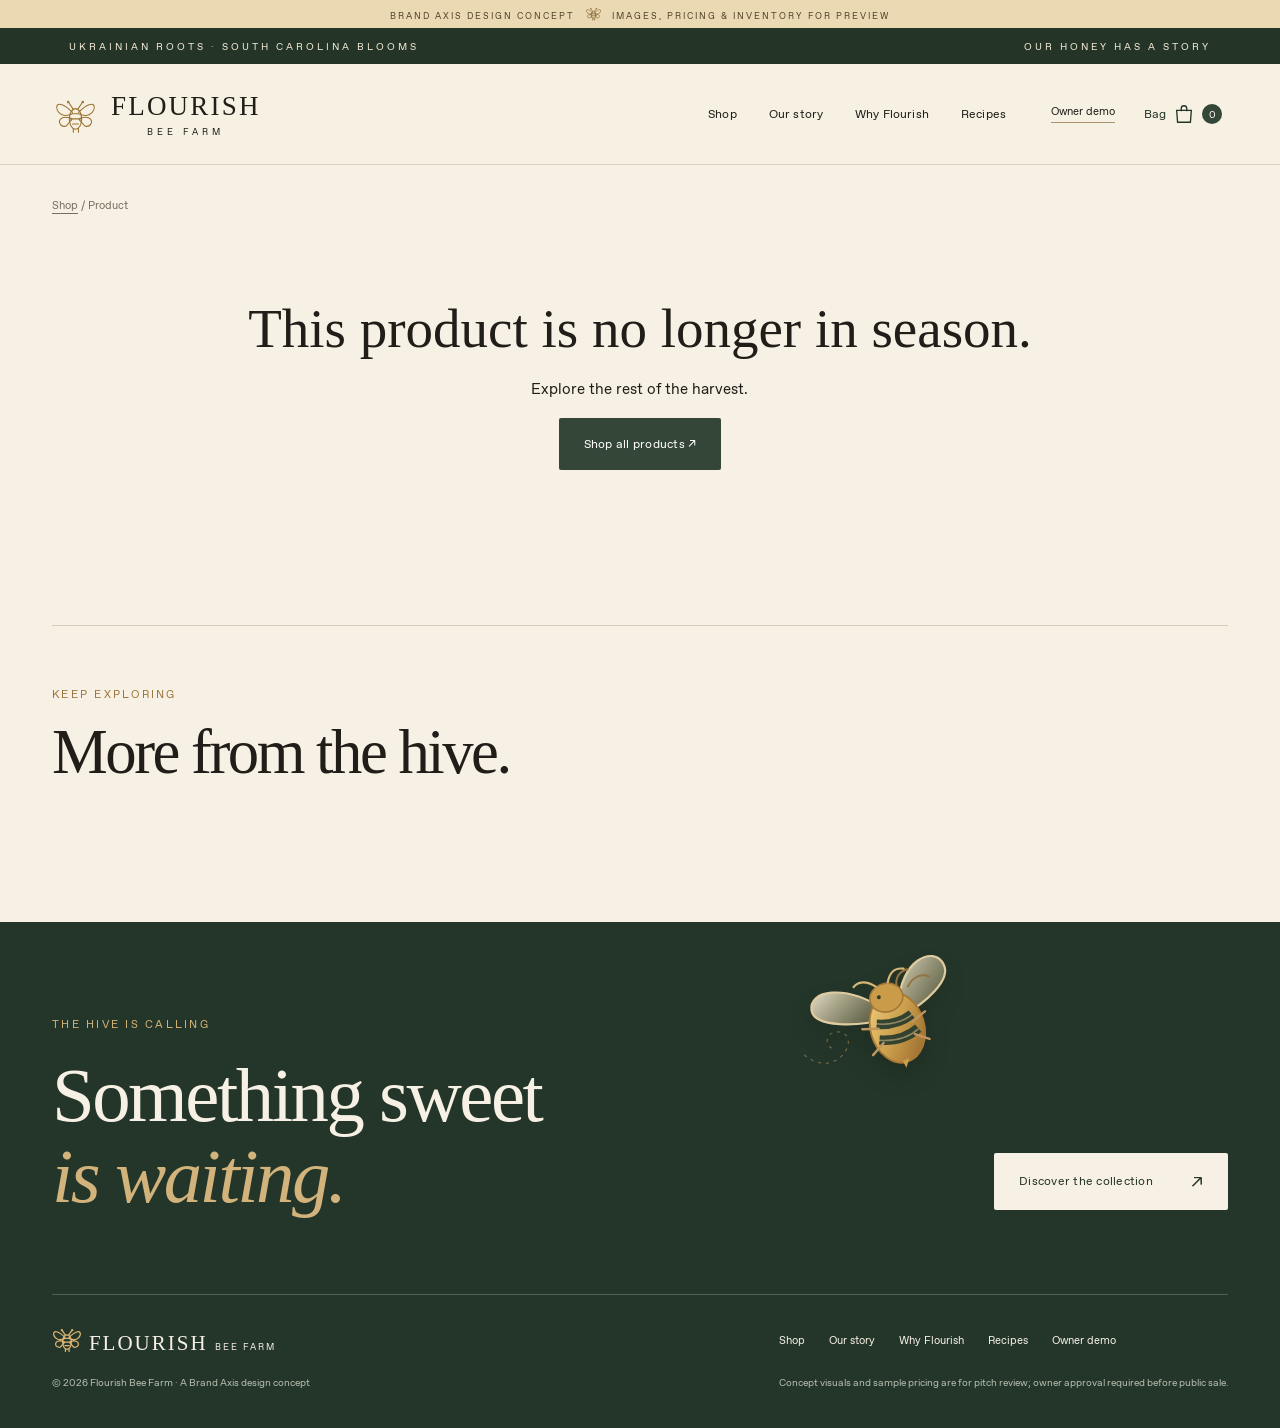
<file: product.html>
<!doctype html><html lang="en"><head><meta charset="utf-8"><meta name="viewport" content="width=device-width,initial-scale=1"><meta name="theme-color" content="#344637"><meta name="description" content="Flourish Bee Farm: Ukrainian roots, South Carolina blooms, and honey made to be remembered."><meta name="robots" content="noindex,nofollow"><link rel="icon" href="assets/favicon.svg" type="image/svg+xml"><link rel="stylesheet" href="site.css"><title>Shop a Product | Flourish Bee Farm</title></head><body><a class="skip-link" href="#main">Skip to content</a><div class="preview-banner">BRAND AXIS DESIGN CONCEPT <span class="bee-mark" aria-hidden="true"></span> IMAGES, PRICING &amp; INVENTORY FOR PREVIEW</div><div class="announcement"><span>UKRAINIAN ROOTS · SOUTH CAROLINA BLOOMS</span><span class="announcement-other">OUR HONEY HAS A STORY</span></div><header class="site-header"><div class="nav-wrap"><a href="index.html" class="brand" aria-label="Flourish Bee Farm, home"><svg class="brand-mark" aria-hidden="true" viewBox="0 0 64 64" fill="none" stroke="currentColor" stroke-width="1.5" stroke-linecap="round"><ellipse cx="32" cy="38" rx="8.4" ry="14"/><path d="M27 31h10M24 38h16M28 45h8M29 51v5M36 51v5M29 25l-6-9M35 25l6-9M28 29C3 5 2 27 13 32c6 3 10 1 15-1M36 29C61 5 62 27 51 32c-6 3-10 1-15-1M26 37C5 31 7 50 19 48l8-9M38 37c21-6 19 13 7 11l-8-9"/><circle cx="22" cy="15" r="1"/><circle cx="42" cy="15" r="1"/></svg><span>FLOURISH<small>BEE FARM</small></span></a><nav class="main-nav" aria-label="Main navigation"><a href="shop.html" data-nav="shop">Shop</a><a href="our-story.html" data-nav="story">Our story</a><a href="why-flourish.html" data-nav="why">Why Flourish</a><a href="recipes.html" data-nav="recipes">Recipes</a></nav><div class="nav-tools"><a href="admin.html" class="admin-top" title="Open owner demo">Owner demo</a><button type="button" class="bag-trigger" data-open-cart aria-label="Open shopping bag"><span>Bag</span><svg viewBox="0 0 24 24" fill="none" stroke="currentColor" stroke-width="1.45"><path d="M4 8h16l-1 13H5L4 8Z"/><path d="M9 9V6a3 3 0 0 1 6 0v3"/></svg><span class="bag-count" data-cart-count>0</span></button><button type="button" class="menu-toggle" id="menu-toggle" aria-label="Open navigation" aria-expanded="false" aria-controls="mobile-menu"><i></i><i></i></button></div></div><nav class="mobile-nav" id="mobile-menu" hidden aria-label="Mobile navigation"><a href="index.html">Home</a><a href="shop.html">Shop</a><a href="our-story.html">Our story</a><a href="why-flourish.html">Why Flourish</a><a href="recipes.html">Recipes</a><a href="admin.html">Owner preview ↗</a></nav></header><main id="main"><div class="container"><div class="breadcrumbs" id="product-breadcrumb"><a href="shop.html">Shop</a> / Product</div><section id="product-detail" class="product-detail"></section><div class="related-heading"><p class="eyebrow warm">KEEP EXPLORING</p><h2>More from the hive.</h2></div><div id="related-products" class="product-grid product-grid-three related-products"></div></div></main><footer class="footer"><div class="footer-lead container"><div class="footer-bee" aria-hidden="true"><svg viewBox="0 0 220 170" xmlns="http://www.w3.org/2000/svg" role="presentation"><defs><linearGradient id="beeBodyGold" x1="0" y1="0" x2="1" y2="1"><stop stop-color="#ffdd89"/><stop offset=".5" stop-color="#d4a44e"/><stop offset="1" stop-color="#966328"/></linearGradient><linearGradient id="beeWingLight" x1="0" y1="0" x2="1" y2="1"><stop stop-color="#fff7df" stop-opacity=".9"/><stop offset="1" stop-color="#d7bd86" stop-opacity=".26"/></linearGradient></defs><g class="bee-flight-trail" fill="none" stroke="#cda45e" stroke-width="1.3" stroke-linecap="round" opacity=".55"><path d="M13 126c21 18 42 10 51-4 9-13 3-27-12-25-13 2-13 17-5 20" stroke-dasharray="3 7"/></g><g class="bee-art" transform="translate(122 78) rotate(-16)"><g class="bee-wings" fill="url(#beeWingLight)" stroke="#e9d3a6" stroke-width="2.8"><path d="M-5-11C-45-57-91-61-94-35-96-14-44 1-7 0Z"/><path d="M14-13C30-65 77-73 82-45 86-24 45-4 17 1Z"/></g><g fill="none" stroke="#9a7742" stroke-width="2.6" stroke-linecap="round"><path d="M17-33C18-47 27-53 37-52"/><path d="M31-31C42-43 54-41 60-36"/></g><ellipse cx="4" cy="15" rx="34" ry="45" fill="url(#beeBodyGold)" stroke="#b17c34" stroke-width="2.3"/><path d="M-20 4C-6 9 11 10 26 4M-22 24C-6 30 12 31 29 23" fill="none" stroke="#283b2e" stroke-width="12" opacity=".92"/><path d="M-21 3C-7 9 12 11 27 4M-23 24C-4 31 13 32 29 24" fill="none" stroke="#f9dda1" stroke-width="2" opacity=".48"/><ellipse cx="1" cy="-25" rx="21" ry="18" fill="#d3a24c" stroke="#a97b39" stroke-width="2"/><path d="M-8-42C-20-55-30-53-35-49M8-43C15-57 23-58 32-54" fill="none" stroke="#e0be7b" stroke-width="2.8" stroke-linecap="round"/><circle cx="-8" cy="-28" r="2.5" fill="#293e30"/><path d="M-1 57 1 67 8 56" fill="#d4a44e"/><path d="M-19 10-39 5M24 13 43 5M-18 29-35 40M23 29 39 40" stroke="#c89d61" stroke-width="3" stroke-linecap="round"/></g></svg></div><div class="footer-heading"><p class="eyebrow">THE HIVE IS CALLING</p><h2>Something sweet<br><em>is waiting.</em></h2></div><a href="shop.html" class="btn btn-cream">Discover the collection <span>↗</span></a></div><div class="footer-bottom container"><a class="footer-brand" href="index.html"><span class="bee-mark" aria-hidden="true"></span> FLOURISH <small>BEE FARM</small></a><div class="footer-links"><a href="shop.html">Shop</a><a href="our-story.html">Our story</a><a href="why-flourish.html">Why Flourish</a><a href="recipes.html">Recipes</a><a href="admin.html">Owner demo</a></div><p>© <span id="year">2026</span> Flourish Bee Farm · A Brand Axis design concept</p><p class="footer-legal">Concept visuals and sample pricing are for pitch review; owner approval required before public sale.</p></div></footer><dialog class="cart-dialog" id="cart-panel" aria-labelledby="cart-title"><div class="cart-shell"><div class="cart-header"><div><p class="eyebrow warm">A LITTLE SOMETHING SWEET</p><h2 id="cart-title">Your bag <span class="bee-mark" aria-hidden="true"></span></h2></div><button class="close-icon" aria-label="Close bag" data-cart-close>×</button></div><div id="cart-items" class="bag-items"></div><div class="bag-footer"><p class="cart-shipping" data-shipping-remaining></p><div class="subtotal"><span>Estimated subtotal</span><strong data-subtotal>$0.00</strong></div><button class="btn btn-dark checkout-btn" id="cart-checkout" type="button">Checkout coming with Stripe <span>↗</span></button><p class="cart-disclaimer">Design preview only. No payments, live stock or orders are processed.</p></div></div></dialog><div id="toast" class="toast" role="status" aria-live="polite"></div><script defer src="site.js"></script></body></html>
</file>
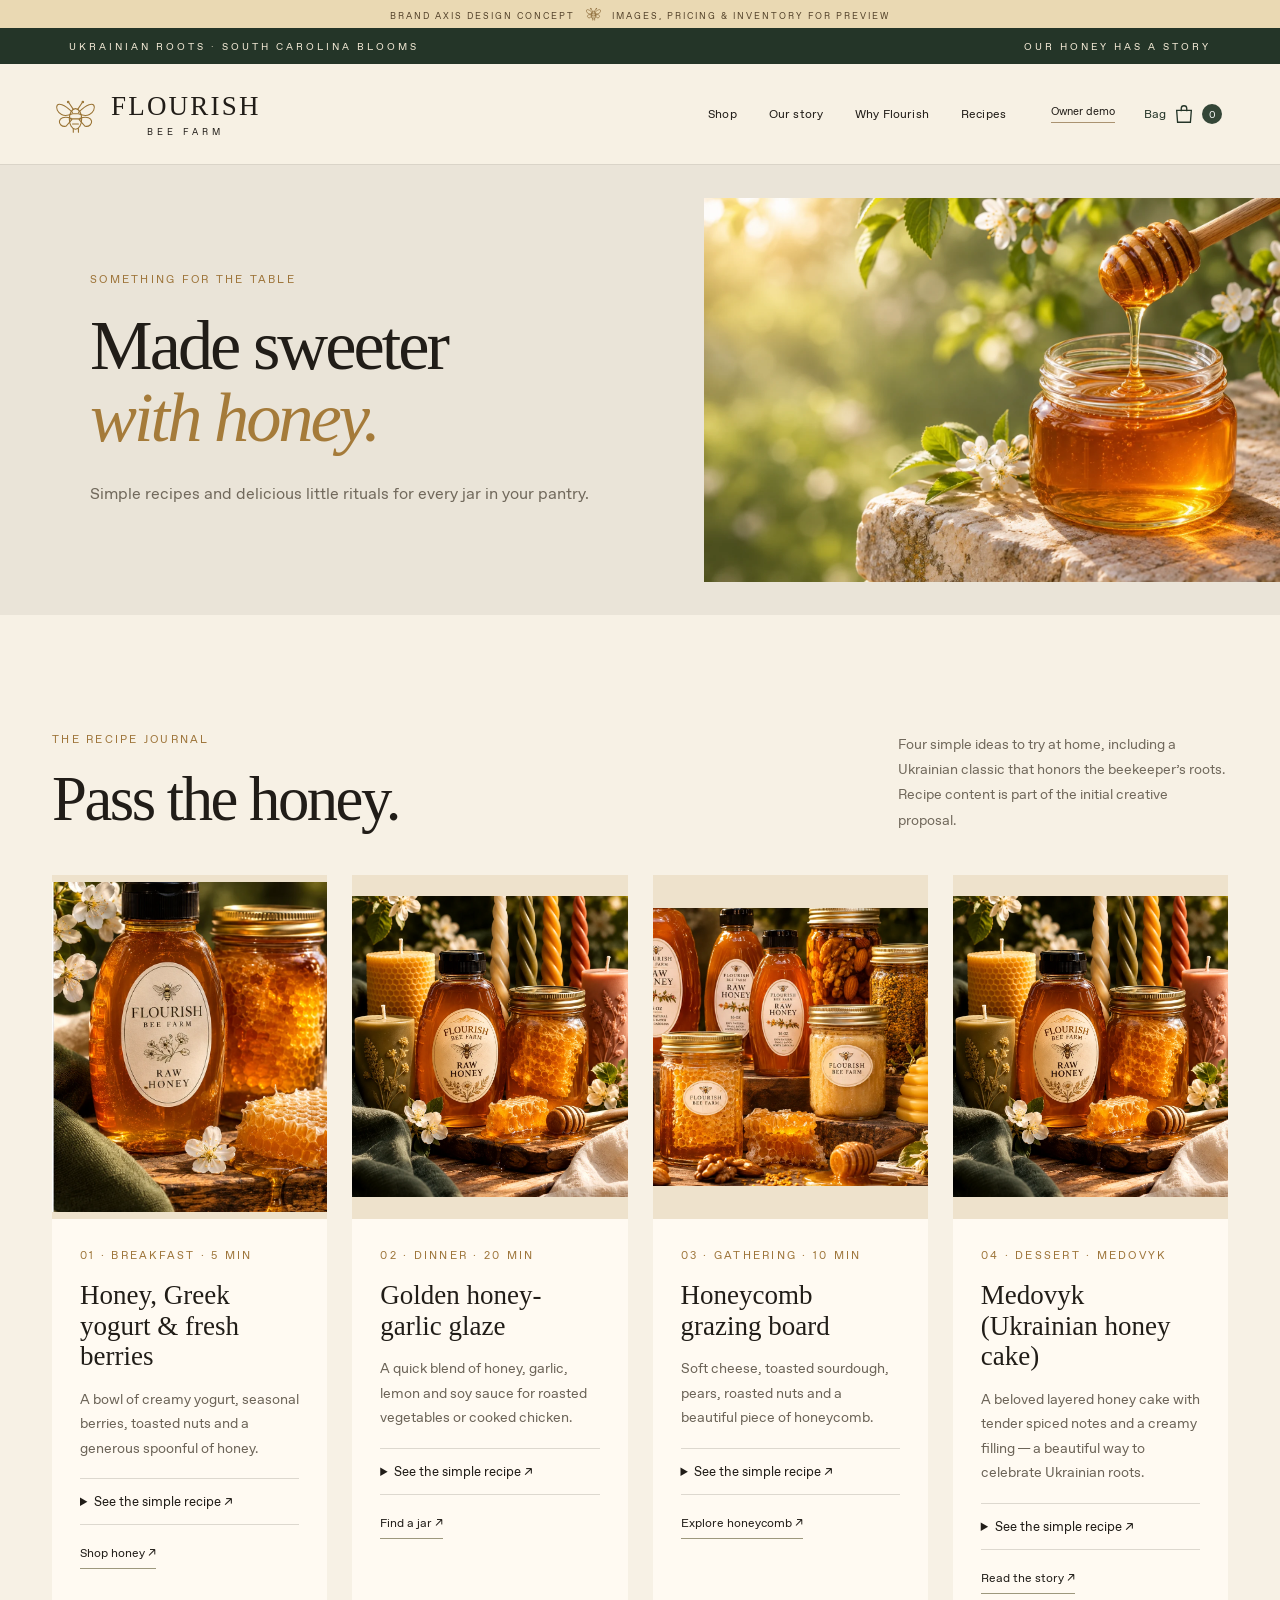
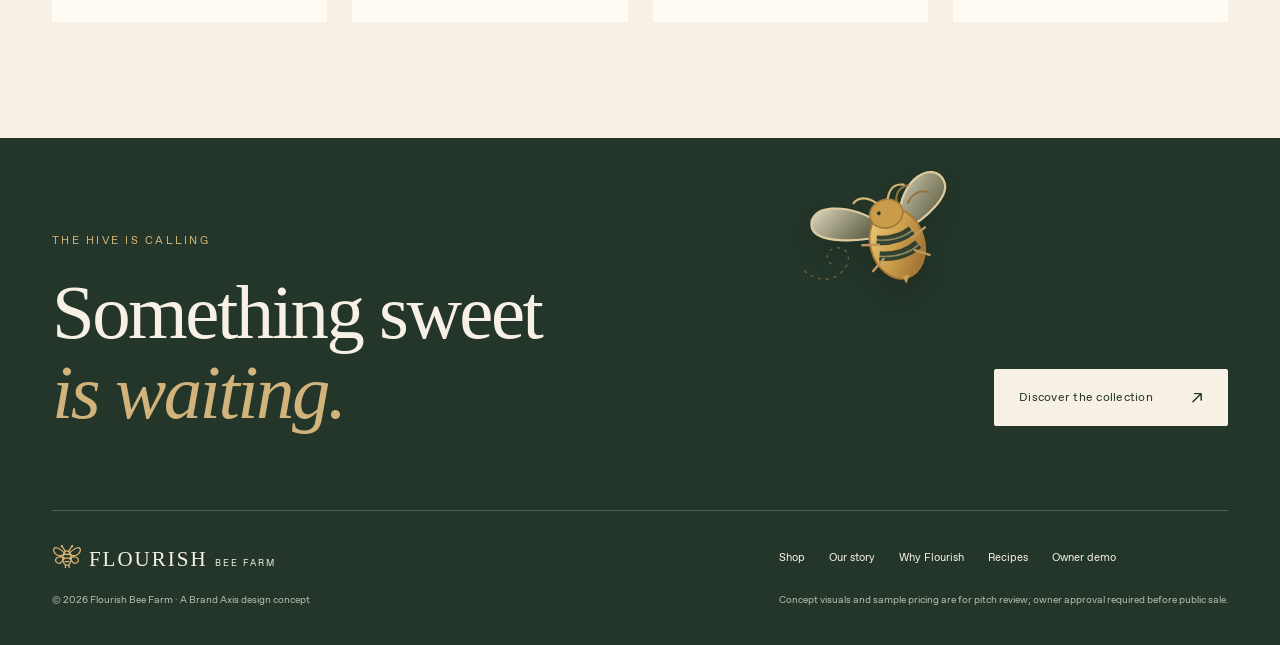
<file: recipes.html>
<!doctype html><html lang="en"><head><meta charset="utf-8"><meta name="viewport" content="width=device-width,initial-scale=1"><meta name="theme-color" content="#344637"><meta name="description" content="Flourish Bee Farm: Ukrainian roots, South Carolina blooms, and honey made to be remembered."><meta name="robots" content="noindex,nofollow"><link rel="icon" href="assets/favicon.svg" type="image/svg+xml"><link rel="stylesheet" href="site.css"><title>Recipes & Inspiration | Flourish Bee Farm</title></head><body><a class="skip-link" href="#main">Skip to content</a><div class="preview-banner">BRAND AXIS DESIGN CONCEPT <span class="bee-mark" aria-hidden="true"></span> IMAGES, PRICING &amp; INVENTORY FOR PREVIEW</div><div class="announcement"><span>UKRAINIAN ROOTS · SOUTH CAROLINA BLOOMS</span><span class="announcement-other">OUR HONEY HAS A STORY</span></div><header class="site-header"><div class="nav-wrap"><a href="index.html" class="brand" aria-label="Flourish Bee Farm, home"><svg class="brand-mark" aria-hidden="true" viewBox="0 0 64 64" fill="none" stroke="currentColor" stroke-width="1.5" stroke-linecap="round"><ellipse cx="32" cy="38" rx="8.4" ry="14"/><path d="M27 31h10M24 38h16M28 45h8M29 51v5M36 51v5M29 25l-6-9M35 25l6-9M28 29C3 5 2 27 13 32c6 3 10 1 15-1M36 29C61 5 62 27 51 32c-6 3-10 1-15-1M26 37C5 31 7 50 19 48l8-9M38 37c21-6 19 13 7 11l-8-9"/><circle cx="22" cy="15" r="1"/><circle cx="42" cy="15" r="1"/></svg><span>FLOURISH<small>BEE FARM</small></span></a><nav class="main-nav" aria-label="Main navigation"><a href="shop.html" data-nav="shop">Shop</a><a href="our-story.html" data-nav="story">Our story</a><a href="why-flourish.html" data-nav="why">Why Flourish</a><a href="recipes.html" data-nav="recipes">Recipes</a></nav><div class="nav-tools"><a href="admin.html" class="admin-top" title="Open owner demo">Owner demo</a><button type="button" class="bag-trigger" data-open-cart aria-label="Open shopping bag"><span>Bag</span><svg viewBox="0 0 24 24" fill="none" stroke="currentColor" stroke-width="1.45"><path d="M4 8h16l-1 13H5L4 8Z"/><path d="M9 9V6a3 3 0 0 1 6 0v3"/></svg><span class="bag-count" data-cart-count>0</span></button><button type="button" class="menu-toggle" id="menu-toggle" aria-label="Open navigation" aria-expanded="false" aria-controls="mobile-menu"><i></i><i></i></button></div></div><nav class="mobile-nav" id="mobile-menu" hidden aria-label="Mobile navigation"><a href="index.html">Home</a><a href="shop.html">Shop</a><a href="our-story.html">Our story</a><a href="why-flourish.html">Why Flourish</a><a href="recipes.html">Recipes</a><a href="admin.html">Owner preview ↗</a></nav></header><main id="main"><section class="page-hero recipe-hero"><div class="page-hero-copy container"><p class="eyebrow warm">SOMETHING FOR THE TABLE</p><h1>Made sweeter<br><em>with honey.</em></h1><p>Simple recipes and delicious little rituals for every jar in your pantry.</p></div><div class="page-hero-img"><img src="assets/pour.webp" alt="Honey being drizzled into a jar" width="1536" height="1024"></div></section><section class="section-padding"><div class="container"><div class="section-row"><div><p class="eyebrow warm">THE RECIPE JOURNAL</p><h2>Pass the honey.</h2></div><p class="section-desc">Four simple ideas to try at home, including a Ukrainian classic that honors the beekeeper’s roots. Recipe content is part of the initial creative proposal.</p></div><div class="recipe-card-grid"><article class="recipe-card"><img loading="lazy" src="assets/scene-honey.webp" alt="Honey and honeycomb still life" width="800" height="960"><div><p class="eyebrow warm">01 · BREAKFAST · 5 MIN</p><h3>Honey, Greek yogurt &amp; fresh berries</h3><p>A bowl of creamy yogurt, seasonal berries, toasted nuts and a generous spoonful of honey.</p><details><summary>See the simple recipe ↗</summary><ol><li>Spoon thick Greek yogurt into a bowl.</li><li>Top with berries and toasted nuts.</li><li>Finish with a drizzle of honey.</li></ol></details><a class="underlined-link" href="product.html?id=wildflower">Shop honey ↗</a></div></article><article class="recipe-card"><img loading="lazy" src="assets/scene-collection.webp" alt="Artisanal honey styled with golden beeswax goods" width="1024" height="1120"><div><p class="eyebrow warm">02 · DINNER · 20 MIN</p><h3>Golden honey-garlic glaze</h3><p>A quick blend of honey, garlic, lemon and soy sauce for roasted vegetables or cooked chicken.</p><details><summary>See the simple recipe ↗</summary><ol><li>Warm 2 tbsp honey with 1 tbsp soy sauce, lemon juice and minced garlic.</li><li>Simmer gently until lightly thickened.</li><li>Brush over cooked vegetables or chicken and serve.</li></ol></details><a class="underlined-link" href="shop.html">Find a jar ↗</a></div></article><article class="recipe-card"><img loading="lazy" src="assets/scene-gifts.webp" alt="Honey collection in a warm natural setting" width="850" height="860"><div><p class="eyebrow warm">03 · GATHERING · 10 MIN</p><h3>Honeycomb grazing board</h3><p>Soft cheese, toasted sourdough, pears, roasted nuts and a beautiful piece of honeycomb.</p><details><summary>See the simple recipe ↗</summary><ol><li>Arrange cheese and sliced fruit on a board.</li><li>Add crackers or toasted bread and nuts.</li><li>Place honeycomb at the center and enjoy.</li></ol></details><a class="underlined-link" href="product.html?id=honeycomb">Explore honeycomb ↗</a></div></article><article class="recipe-card"><img loading="lazy" src="assets/scene-collection.webp" alt="Honey-inspired dessert styling for medovyk" width="1024" height="1120"><div><p class="eyebrow warm">04 · DESSERT · MEDOVYK</p><h3>Medovyk (Ukrainian honey cake)</h3><p>A beloved layered honey cake with tender spiced notes and a creamy filling — a beautiful way to celebrate Ukrainian roots.</p><details><summary>See the simple recipe ↗</summary><ol><li>Whisk together honey, butter, sugar and eggs over gentle heat until smooth and fragrant.</li><li>Mix in flour to create soft cake layers, bake until lightly golden, then cool completely.</li><li>Layer with a tangy sour-cream style filling and let it rest overnight for the signature tender texture.</li></ol></details><a class="underlined-link" href="our-story.html">Read the story ↗</a></div></article></div></div></section></main><footer class="footer"><div class="footer-lead container"><div class="footer-bee" aria-hidden="true"><svg viewBox="0 0 220 170" xmlns="http://www.w3.org/2000/svg" role="presentation"><defs><linearGradient id="beeBodyGold" x1="0" y1="0" x2="1" y2="1"><stop stop-color="#ffdd89"/><stop offset=".5" stop-color="#d4a44e"/><stop offset="1" stop-color="#966328"/></linearGradient><linearGradient id="beeWingLight" x1="0" y1="0" x2="1" y2="1"><stop stop-color="#fff7df" stop-opacity=".9"/><stop offset="1" stop-color="#d7bd86" stop-opacity=".26"/></linearGradient></defs><g class="bee-flight-trail" fill="none" stroke="#cda45e" stroke-width="1.3" stroke-linecap="round" opacity=".55"><path d="M13 126c21 18 42 10 51-4 9-13 3-27-12-25-13 2-13 17-5 20" stroke-dasharray="3 7"/></g><g class="bee-art" transform="translate(122 78) rotate(-16)"><g class="bee-wings" fill="url(#beeWingLight)" stroke="#e9d3a6" stroke-width="2.8"><path d="M-5-11C-45-57-91-61-94-35-96-14-44 1-7 0Z"/><path d="M14-13C30-65 77-73 82-45 86-24 45-4 17 1Z"/></g><g fill="none" stroke="#9a7742" stroke-width="2.6" stroke-linecap="round"><path d="M17-33C18-47 27-53 37-52"/><path d="M31-31C42-43 54-41 60-36"/></g><ellipse cx="4" cy="15" rx="34" ry="45" fill="url(#beeBodyGold)" stroke="#b17c34" stroke-width="2.3"/><path d="M-20 4C-6 9 11 10 26 4M-22 24C-6 30 12 31 29 23" fill="none" stroke="#283b2e" stroke-width="12" opacity=".92"/><path d="M-21 3C-7 9 12 11 27 4M-23 24C-4 31 13 32 29 24" fill="none" stroke="#f9dda1" stroke-width="2" opacity=".48"/><ellipse cx="1" cy="-25" rx="21" ry="18" fill="#d3a24c" stroke="#a97b39" stroke-width="2"/><path d="M-8-42C-20-55-30-53-35-49M8-43C15-57 23-58 32-54" fill="none" stroke="#e0be7b" stroke-width="2.8" stroke-linecap="round"/><circle cx="-8" cy="-28" r="2.5" fill="#293e30"/><path d="M-1 57 1 67 8 56" fill="#d4a44e"/><path d="M-19 10-39 5M24 13 43 5M-18 29-35 40M23 29 39 40" stroke="#c89d61" stroke-width="3" stroke-linecap="round"/></g></svg></div><div class="footer-heading"><p class="eyebrow">THE HIVE IS CALLING</p><h2>Something sweet<br><em>is waiting.</em></h2></div><a href="shop.html" class="btn btn-cream">Discover the collection <span>↗</span></a></div><div class="footer-bottom container"><a class="footer-brand" href="index.html"><span class="bee-mark" aria-hidden="true"></span> FLOURISH <small>BEE FARM</small></a><div class="footer-links"><a href="shop.html">Shop</a><a href="our-story.html">Our story</a><a href="why-flourish.html">Why Flourish</a><a href="recipes.html">Recipes</a><a href="admin.html">Owner demo</a></div><p>© <span id="year">2026</span> Flourish Bee Farm · A Brand Axis design concept</p><p class="footer-legal">Concept visuals and sample pricing are for pitch review; owner approval required before public sale.</p></div></footer><dialog class="cart-dialog" id="cart-panel" aria-labelledby="cart-title"><div class="cart-shell"><div class="cart-header"><div><p class="eyebrow warm">A LITTLE SOMETHING SWEET</p><h2 id="cart-title">Your bag <span class="bee-mark" aria-hidden="true"></span></h2></div><button class="close-icon" aria-label="Close bag" data-cart-close>×</button></div><div id="cart-items" class="bag-items"></div><div class="bag-footer"><p class="cart-shipping" data-shipping-remaining></p><div class="subtotal"><span>Estimated subtotal</span><strong data-subtotal>$0.00</strong></div><button class="btn btn-dark checkout-btn" id="cart-checkout" type="button">Checkout coming with Stripe <span>↗</span></button><p class="cart-disclaimer">Design preview only. No payments, live stock or orders are processed.</p></div></div></dialog><div id="toast" class="toast" role="status" aria-live="polite"></div><script defer src="site.js"></script></body></html>
</file>
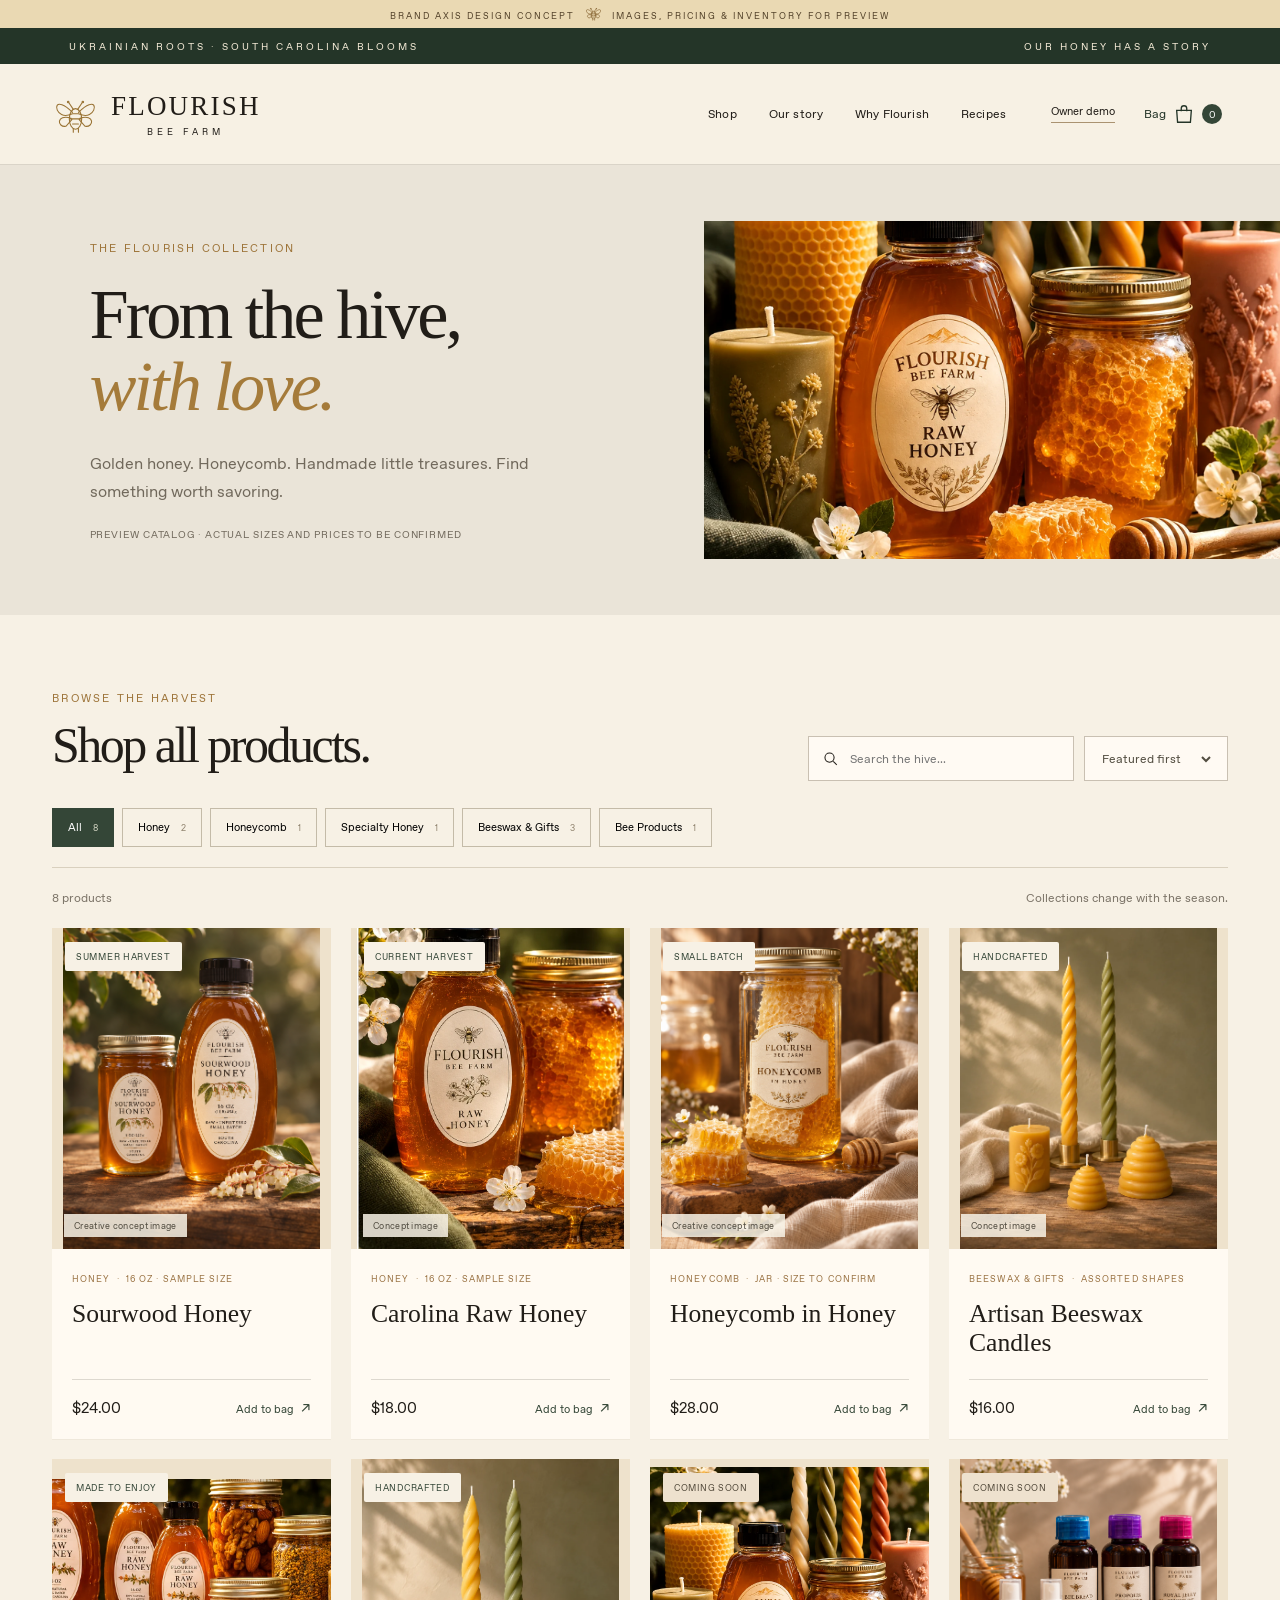
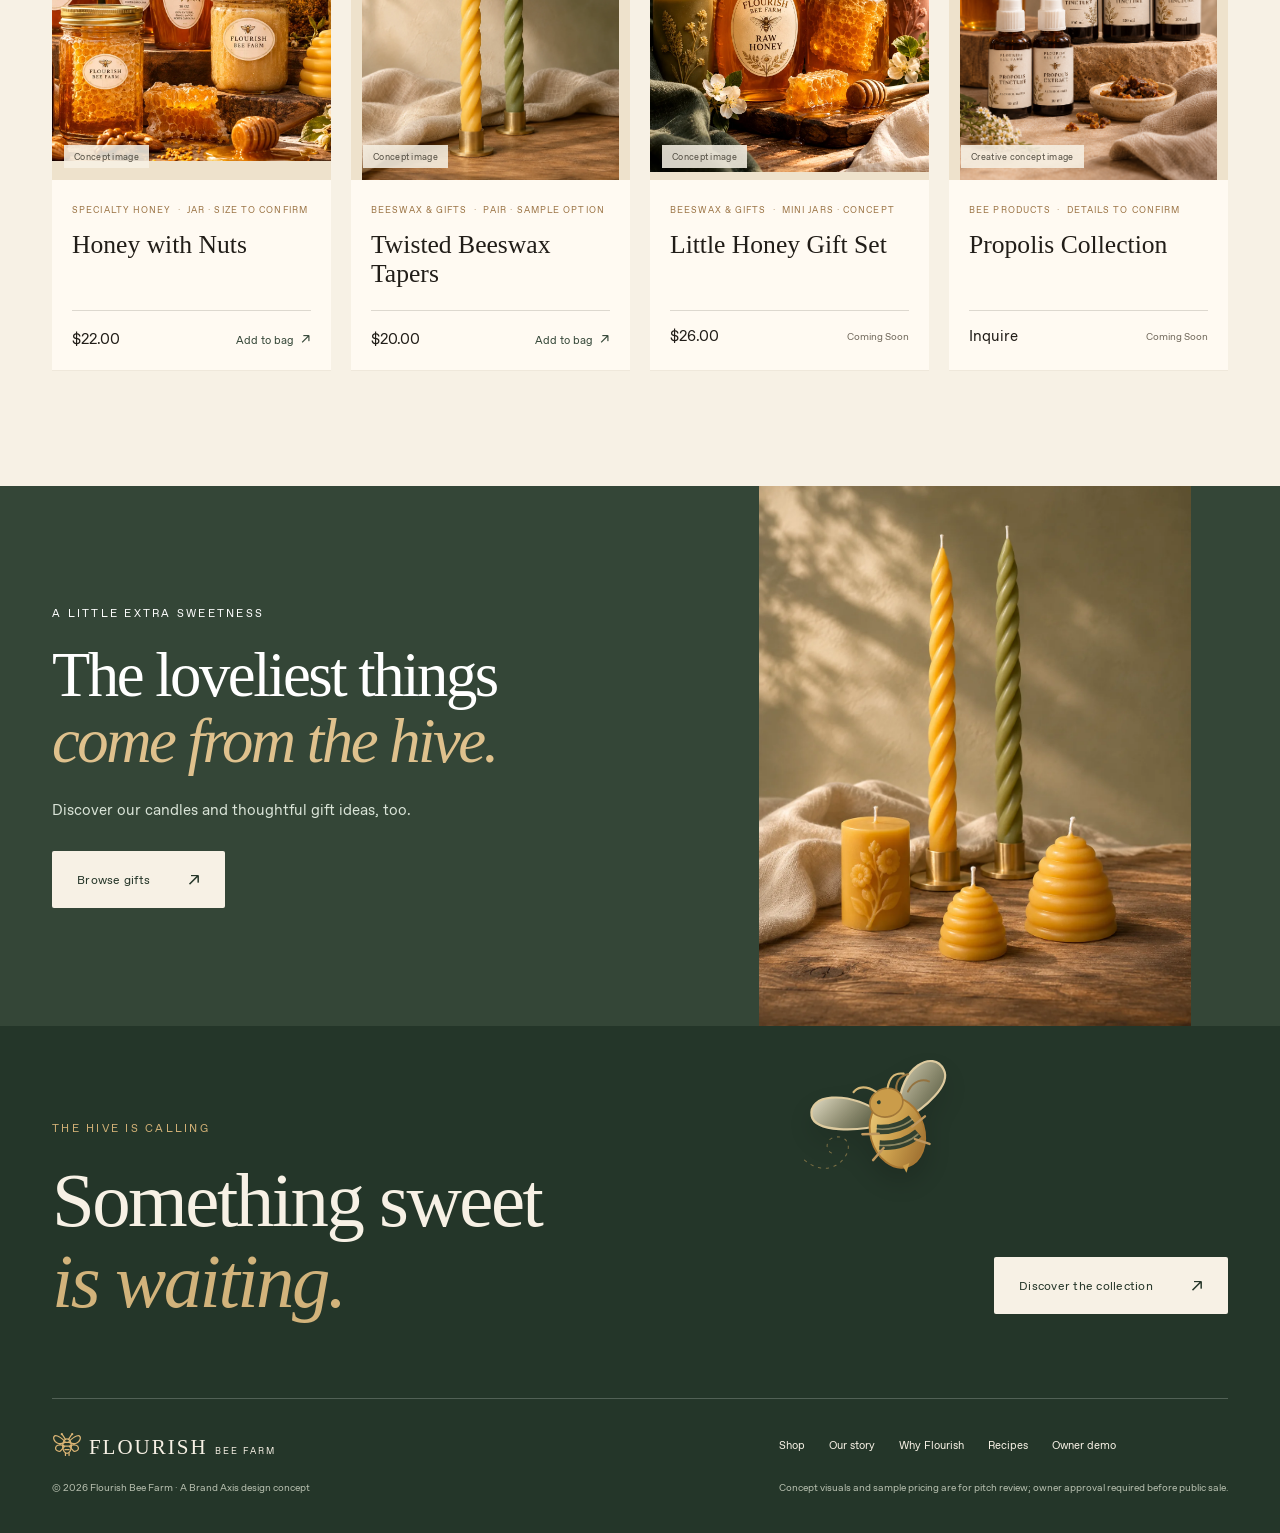
<file: shop.html>
<!doctype html><html lang="en"><head><meta charset="utf-8"><meta name="viewport" content="width=device-width,initial-scale=1"><meta name="theme-color" content="#344637"><meta name="description" content="Flourish Bee Farm: Ukrainian roots, South Carolina blooms, and honey made to be remembered."><meta name="robots" content="noindex,nofollow"><link rel="icon" href="assets/favicon.svg" type="image/svg+xml"><link rel="stylesheet" href="site.css"><title>Shop the Harvest | Flourish Bee Farm</title></head><body><a class="skip-link" href="#main">Skip to content</a><div class="preview-banner">BRAND AXIS DESIGN CONCEPT <span class="bee-mark" aria-hidden="true"></span> IMAGES, PRICING &amp; INVENTORY FOR PREVIEW</div><div class="announcement"><span>UKRAINIAN ROOTS · SOUTH CAROLINA BLOOMS</span><span class="announcement-other">OUR HONEY HAS A STORY</span></div><header class="site-header"><div class="nav-wrap"><a href="index.html" class="brand" aria-label="Flourish Bee Farm, home"><svg class="brand-mark" aria-hidden="true" viewBox="0 0 64 64" fill="none" stroke="currentColor" stroke-width="1.5" stroke-linecap="round"><ellipse cx="32" cy="38" rx="8.4" ry="14"/><path d="M27 31h10M24 38h16M28 45h8M29 51v5M36 51v5M29 25l-6-9M35 25l6-9M28 29C3 5 2 27 13 32c6 3 10 1 15-1M36 29C61 5 62 27 51 32c-6 3-10 1-15-1M26 37C5 31 7 50 19 48l8-9M38 37c21-6 19 13 7 11l-8-9"/><circle cx="22" cy="15" r="1"/><circle cx="42" cy="15" r="1"/></svg><span>FLOURISH<small>BEE FARM</small></span></a><nav class="main-nav" aria-label="Main navigation"><a href="shop.html" data-nav="shop">Shop</a><a href="our-story.html" data-nav="story">Our story</a><a href="why-flourish.html" data-nav="why">Why Flourish</a><a href="recipes.html" data-nav="recipes">Recipes</a></nav><div class="nav-tools"><a href="admin.html" class="admin-top" title="Open owner demo">Owner demo</a><button type="button" class="bag-trigger" data-open-cart aria-label="Open shopping bag"><span>Bag</span><svg viewBox="0 0 24 24" fill="none" stroke="currentColor" stroke-width="1.45"><path d="M4 8h16l-1 13H5L4 8Z"/><path d="M9 9V6a3 3 0 0 1 6 0v3"/></svg><span class="bag-count" data-cart-count>0</span></button><button type="button" class="menu-toggle" id="menu-toggle" aria-label="Open navigation" aria-expanded="false" aria-controls="mobile-menu"><i></i><i></i></button></div></div><nav class="mobile-nav" id="mobile-menu" hidden aria-label="Mobile navigation"><a href="index.html">Home</a><a href="shop.html">Shop</a><a href="our-story.html">Our story</a><a href="why-flourish.html">Why Flourish</a><a href="recipes.html">Recipes</a><a href="admin.html">Owner preview ↗</a></nav></header><main id="main"><section class="page-hero shop-hero"><div class="page-hero-copy container"><p class="eyebrow warm">THE FLOURISH COLLECTION</p><h1>From the hive,<br><em>with love.</em></h1><p>Golden honey. Honeycomb. Handmade little treasures. Find something worth savoring.</p><span class="tiny-label muted">Preview catalog · actual sizes and prices to be confirmed</span></div><div class="page-hero-img"><img src="assets/scene-banner.webp" alt="Concept collection of honey, honeycomb and candles" width="1500" height="880"></div></section><section class="shop-section section-padding"><div class="container"><div class="shop-controls"><div class="shop-filter-intro"><p class="eyebrow warm">BROWSE THE HARVEST</p><h2>Shop all products.</h2></div><div class="shop-tools"><label class="search-field"><span class="sr-only">Search products</span><svg width="19" height="19" viewBox="0 0 24 24" fill="none" stroke="currentColor" stroke-width="1.5"><circle cx="10.7" cy="10.7" r="6.5"/><path d="m16 16 5 5"/></svg><input id="shop-search" placeholder="Search the hive..." autocomplete="off"></label><label class="sort-field"><span class="sr-only">Sort products</span><select id="shop-sort"><option value="featured">Featured first</option><option value="price-low">Price: low to high</option><option value="price-high">Price: high to low</option><option value="alpha">Alphabetical</option></select></label></div></div><div id="filters" class="filter-bar"></div><div class="results-line"><span id="results-count">8 products</span><span>Collections change with the season.</span></div><div class="product-grid shop-grid" id="shop-products"></div></div></section><section class="collection-banner"><div class="container collection-banner-grid"><div><p class="eyebrow">A LITTLE EXTRA SWEETNESS</p><h2>The loveliest things<br><em>come from the hive.</em></h2><p>Discover our candles and thoughtful gift ideas, too.</p><a class="btn btn-cream" href="shop.html?category=Beeswax%20%26%20Gifts">Browse gifts <span>↗</span></a></div><img src="assets/beeswax-collection-editorial.webp" loading="lazy" alt="Concept beeswax candle collection" width="1122" height="1402"></div></section></main><footer class="footer"><div class="footer-lead container"><div class="footer-bee" aria-hidden="true"><svg viewBox="0 0 220 170" xmlns="http://www.w3.org/2000/svg" role="presentation"><defs><linearGradient id="beeBodyGold" x1="0" y1="0" x2="1" y2="1"><stop stop-color="#ffdd89"/><stop offset=".5" stop-color="#d4a44e"/><stop offset="1" stop-color="#966328"/></linearGradient><linearGradient id="beeWingLight" x1="0" y1="0" x2="1" y2="1"><stop stop-color="#fff7df" stop-opacity=".9"/><stop offset="1" stop-color="#d7bd86" stop-opacity=".26"/></linearGradient></defs><g class="bee-flight-trail" fill="none" stroke="#cda45e" stroke-width="1.3" stroke-linecap="round" opacity=".55"><path d="M13 126c21 18 42 10 51-4 9-13 3-27-12-25-13 2-13 17-5 20" stroke-dasharray="3 7"/></g><g class="bee-art" transform="translate(122 78) rotate(-16)"><g class="bee-wings" fill="url(#beeWingLight)" stroke="#e9d3a6" stroke-width="2.8"><path d="M-5-11C-45-57-91-61-94-35-96-14-44 1-7 0Z"/><path d="M14-13C30-65 77-73 82-45 86-24 45-4 17 1Z"/></g><g fill="none" stroke="#9a7742" stroke-width="2.6" stroke-linecap="round"><path d="M17-33C18-47 27-53 37-52"/><path d="M31-31C42-43 54-41 60-36"/></g><ellipse cx="4" cy="15" rx="34" ry="45" fill="url(#beeBodyGold)" stroke="#b17c34" stroke-width="2.3"/><path d="M-20 4C-6 9 11 10 26 4M-22 24C-6 30 12 31 29 23" fill="none" stroke="#283b2e" stroke-width="12" opacity=".92"/><path d="M-21 3C-7 9 12 11 27 4M-23 24C-4 31 13 32 29 24" fill="none" stroke="#f9dda1" stroke-width="2" opacity=".48"/><ellipse cx="1" cy="-25" rx="21" ry="18" fill="#d3a24c" stroke="#a97b39" stroke-width="2"/><path d="M-8-42C-20-55-30-53-35-49M8-43C15-57 23-58 32-54" fill="none" stroke="#e0be7b" stroke-width="2.8" stroke-linecap="round"/><circle cx="-8" cy="-28" r="2.5" fill="#293e30"/><path d="M-1 57 1 67 8 56" fill="#d4a44e"/><path d="M-19 10-39 5M24 13 43 5M-18 29-35 40M23 29 39 40" stroke="#c89d61" stroke-width="3" stroke-linecap="round"/></g></svg></div><div class="footer-heading"><p class="eyebrow">THE HIVE IS CALLING</p><h2>Something sweet<br><em>is waiting.</em></h2></div><a href="shop.html" class="btn btn-cream">Discover the collection <span>↗</span></a></div><div class="footer-bottom container"><a class="footer-brand" href="index.html"><span class="bee-mark" aria-hidden="true"></span> FLOURISH <small>BEE FARM</small></a><div class="footer-links"><a href="shop.html">Shop</a><a href="our-story.html">Our story</a><a href="why-flourish.html">Why Flourish</a><a href="recipes.html">Recipes</a><a href="admin.html">Owner demo</a></div><p>© <span id="year">2026</span> Flourish Bee Farm · A Brand Axis design concept</p><p class="footer-legal">Concept visuals and sample pricing are for pitch review; owner approval required before public sale.</p></div></footer><dialog class="cart-dialog" id="cart-panel" aria-labelledby="cart-title"><div class="cart-shell"><div class="cart-header"><div><p class="eyebrow warm">A LITTLE SOMETHING SWEET</p><h2 id="cart-title">Your bag <span class="bee-mark" aria-hidden="true"></span></h2></div><button class="close-icon" aria-label="Close bag" data-cart-close>×</button></div><div id="cart-items" class="bag-items"></div><div class="bag-footer"><p class="cart-shipping" data-shipping-remaining></p><div class="subtotal"><span>Estimated subtotal</span><strong data-subtotal>$0.00</strong></div><button class="btn btn-dark checkout-btn" id="cart-checkout" type="button">Checkout coming with Stripe <span>↗</span></button><p class="cart-disclaimer">Design preview only. No payments, live stock or orders are processed.</p></div></div></dialog><div id="toast" class="toast" role="status" aria-live="polite"></div><script defer src="site.js"></script></body></html>
</file>
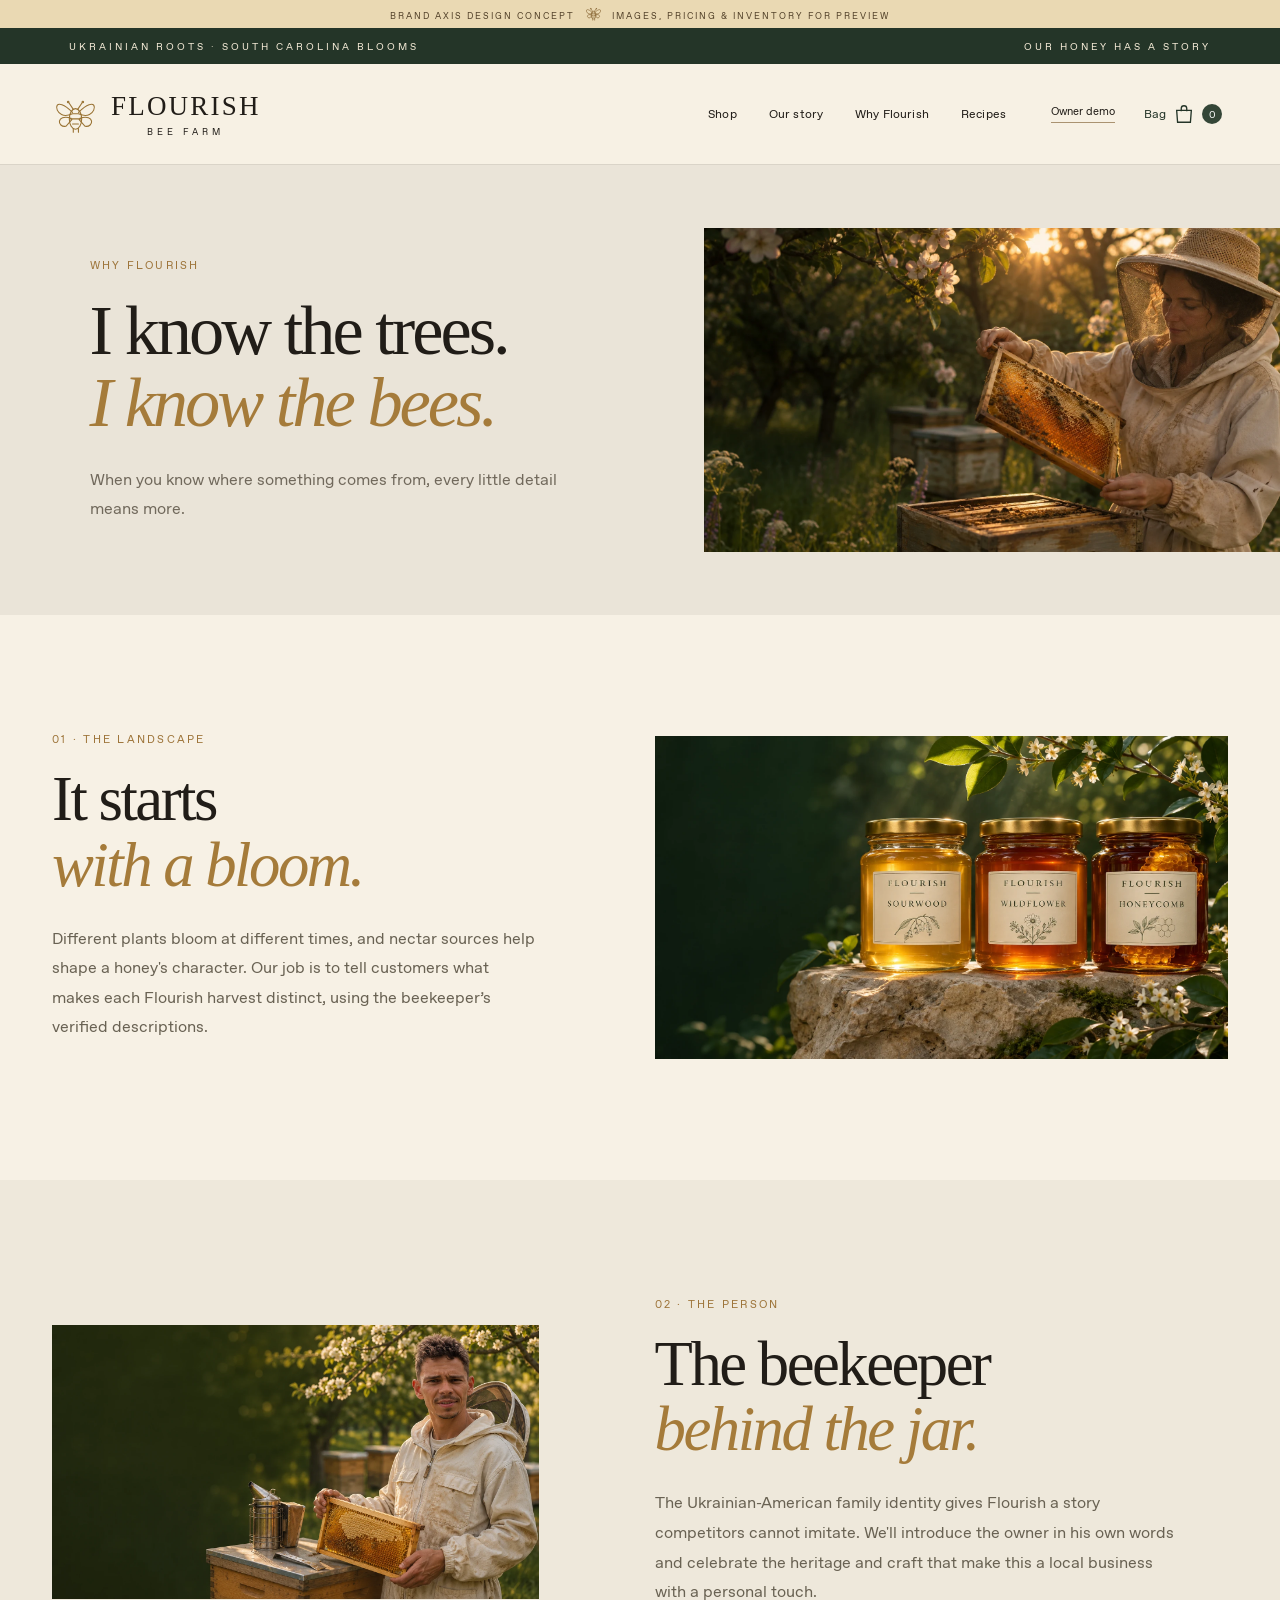
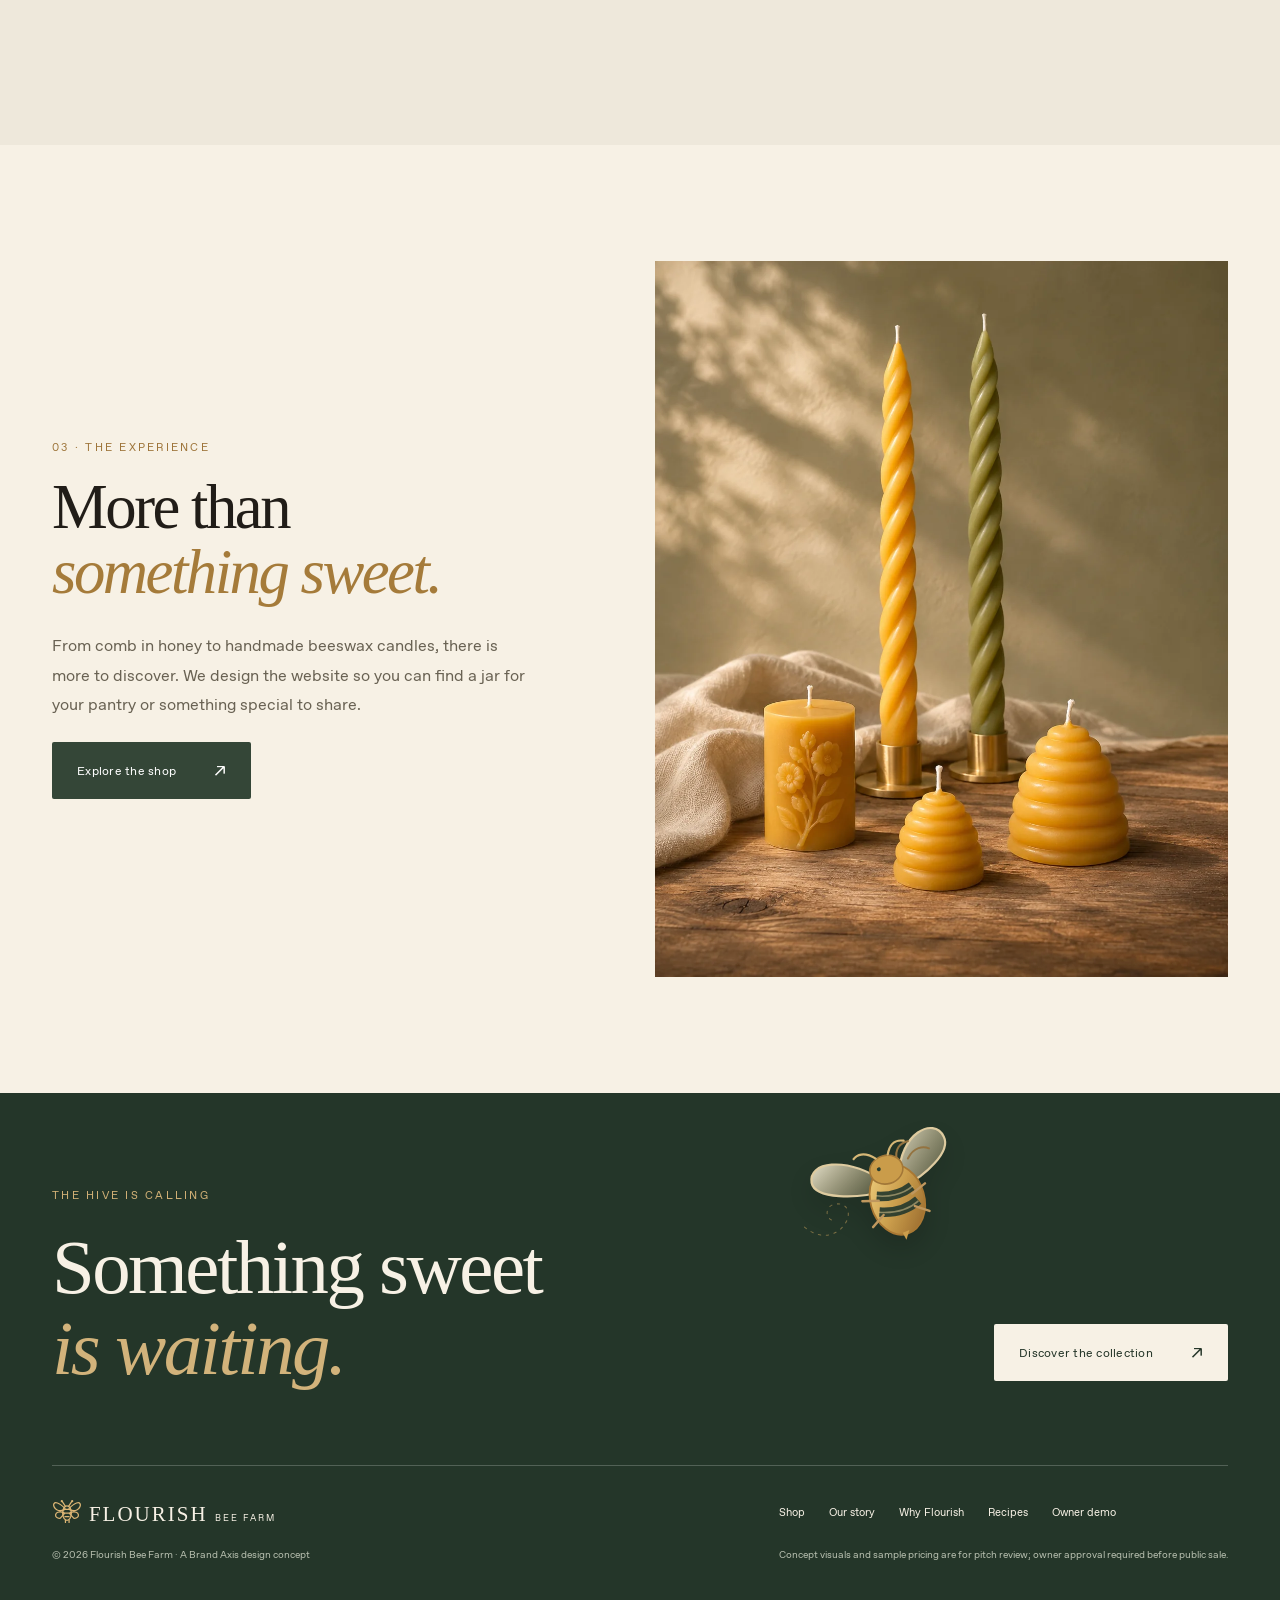
<file: why-flourish.html>
<!doctype html><html lang="en"><head><meta charset="utf-8"><meta name="viewport" content="width=device-width,initial-scale=1"><meta name="theme-color" content="#344637"><meta name="description" content="Flourish Bee Farm: Ukrainian roots, South Carolina blooms, and honey made to be remembered."><meta name="robots" content="noindex,nofollow"><link rel="icon" href="assets/favicon.svg" type="image/svg+xml"><link rel="stylesheet" href="site.css"><title>Why Flourish | Flourish Bee Farm</title></head><body><a class="skip-link" href="#main">Skip to content</a><div class="preview-banner">BRAND AXIS DESIGN CONCEPT <span class="bee-mark" aria-hidden="true"></span> IMAGES, PRICING &amp; INVENTORY FOR PREVIEW</div><div class="announcement"><span>UKRAINIAN ROOTS · SOUTH CAROLINA BLOOMS</span><span class="announcement-other">OUR HONEY HAS A STORY</span></div><header class="site-header"><div class="nav-wrap"><a href="index.html" class="brand" aria-label="Flourish Bee Farm, home"><svg class="brand-mark" aria-hidden="true" viewBox="0 0 64 64" fill="none" stroke="currentColor" stroke-width="1.5" stroke-linecap="round"><ellipse cx="32" cy="38" rx="8.4" ry="14"/><path d="M27 31h10M24 38h16M28 45h8M29 51v5M36 51v5M29 25l-6-9M35 25l6-9M28 29C3 5 2 27 13 32c6 3 10 1 15-1M36 29C61 5 62 27 51 32c-6 3-10 1-15-1M26 37C5 31 7 50 19 48l8-9M38 37c21-6 19 13 7 11l-8-9"/><circle cx="22" cy="15" r="1"/><circle cx="42" cy="15" r="1"/></svg><span>FLOURISH<small>BEE FARM</small></span></a><nav class="main-nav" aria-label="Main navigation"><a href="shop.html" data-nav="shop">Shop</a><a href="our-story.html" data-nav="story">Our story</a><a href="why-flourish.html" data-nav="why">Why Flourish</a><a href="recipes.html" data-nav="recipes">Recipes</a></nav><div class="nav-tools"><a href="admin.html" class="admin-top" title="Open owner demo">Owner demo</a><button type="button" class="bag-trigger" data-open-cart aria-label="Open shopping bag"><span>Bag</span><svg viewBox="0 0 24 24" fill="none" stroke="currentColor" stroke-width="1.45"><path d="M4 8h16l-1 13H5L4 8Z"/><path d="M9 9V6a3 3 0 0 1 6 0v3"/></svg><span class="bag-count" data-cart-count>0</span></button><button type="button" class="menu-toggle" id="menu-toggle" aria-label="Open navigation" aria-expanded="false" aria-controls="mobile-menu"><i></i><i></i></button></div></div><nav class="mobile-nav" id="mobile-menu" hidden aria-label="Mobile navigation"><a href="index.html">Home</a><a href="shop.html">Shop</a><a href="our-story.html">Our story</a><a href="why-flourish.html">Why Flourish</a><a href="recipes.html">Recipes</a><a href="admin.html">Owner preview ↗</a></nav></header><main id="main"><section class="page-hero why-hero"><div class="page-hero-copy container"><p class="eyebrow warm">WHY FLOURISH</p><h1>I know the trees.<br><em>I know the bees.</em></h1><p>When you know where something comes from, every little detail means more.</p></div><div class="page-hero-img"><img src="assets/hero.webp" alt="Concept nature and beekeeping photography" width="1672" height="941"></div></section><section class="section-padding"><div class="container value-story"><div><p class="eyebrow warm">01 · THE LANDSCAPE</p><h2>It starts<br><em>with a bloom.</em></h2><p>Different plants bloom at different times, and nectar sources help shape a honey's character. Our job is to tell customers what makes each Flourish harvest distinct, using the beekeeper’s verified descriptions.</p></div><img loading="lazy" src="assets/harvest.webp" alt="Concept image showing a beautiful honey harvest" width="1672" height="941"></div></section><section class="section-padding alternate-section"><div class="container value-story reverse"><div><p class="eyebrow warm">02 · THE PERSON</p><h2>The beekeeper<br><em>behind the jar.</em></h2><p>The Ukrainian-American family identity gives Flourish a story competitors cannot imitate. We'll introduce the owner in his own words and celebrate the heritage and craft that make this a local business with a personal touch.</p></div><img loading="lazy" src="assets/beekeeper-owner.webp" alt="Concept beekeeper portrait" width="1672" height="941"></div></section><section class="section-padding"><div class="container value-story"><div><p class="eyebrow warm">03 · THE EXPERIENCE</p><h2>More than<br><em>something sweet.</em></h2><p>From comb in honey to handmade beeswax candles, there is more to discover. We design the website so you can find a jar for your pantry or something special to share.</p><a class="btn btn-dark" href="shop.html">Explore the shop <span>↗</span></a></div><img loading="lazy" src="assets/beeswax-collection-editorial.webp" alt="Styled assortment of twisted, beehive and floral beeswax candles" width="1122" height="1402"></div></section></main><footer class="footer"><div class="footer-lead container"><div class="footer-bee" aria-hidden="true"><svg viewBox="0 0 220 170" xmlns="http://www.w3.org/2000/svg" role="presentation"><defs><linearGradient id="beeBodyGold" x1="0" y1="0" x2="1" y2="1"><stop stop-color="#ffdd89"/><stop offset=".5" stop-color="#d4a44e"/><stop offset="1" stop-color="#966328"/></linearGradient><linearGradient id="beeWingLight" x1="0" y1="0" x2="1" y2="1"><stop stop-color="#fff7df" stop-opacity=".9"/><stop offset="1" stop-color="#d7bd86" stop-opacity=".26"/></linearGradient></defs><g class="bee-flight-trail" fill="none" stroke="#cda45e" stroke-width="1.3" stroke-linecap="round" opacity=".55"><path d="M13 126c21 18 42 10 51-4 9-13 3-27-12-25-13 2-13 17-5 20" stroke-dasharray="3 7"/></g><g class="bee-art" transform="translate(122 78) rotate(-16)"><g class="bee-wings" fill="url(#beeWingLight)" stroke="#e9d3a6" stroke-width="2.8"><path d="M-5-11C-45-57-91-61-94-35-96-14-44 1-7 0Z"/><path d="M14-13C30-65 77-73 82-45 86-24 45-4 17 1Z"/></g><g fill="none" stroke="#9a7742" stroke-width="2.6" stroke-linecap="round"><path d="M17-33C18-47 27-53 37-52"/><path d="M31-31C42-43 54-41 60-36"/></g><ellipse cx="4" cy="15" rx="34" ry="45" fill="url(#beeBodyGold)" stroke="#b17c34" stroke-width="2.3"/><path d="M-20 4C-6 9 11 10 26 4M-22 24C-6 30 12 31 29 23" fill="none" stroke="#283b2e" stroke-width="12" opacity=".92"/><path d="M-21 3C-7 9 12 11 27 4M-23 24C-4 31 13 32 29 24" fill="none" stroke="#f9dda1" stroke-width="2" opacity=".48"/><ellipse cx="1" cy="-25" rx="21" ry="18" fill="#d3a24c" stroke="#a97b39" stroke-width="2"/><path d="M-8-42C-20-55-30-53-35-49M8-43C15-57 23-58 32-54" fill="none" stroke="#e0be7b" stroke-width="2.8" stroke-linecap="round"/><circle cx="-8" cy="-28" r="2.5" fill="#293e30"/><path d="M-1 57 1 67 8 56" fill="#d4a44e"/><path d="M-19 10-39 5M24 13 43 5M-18 29-35 40M23 29 39 40" stroke="#c89d61" stroke-width="3" stroke-linecap="round"/></g></svg></div><div class="footer-heading"><p class="eyebrow">THE HIVE IS CALLING</p><h2>Something sweet<br><em>is waiting.</em></h2></div><a href="shop.html" class="btn btn-cream">Discover the collection <span>↗</span></a></div><div class="footer-bottom container"><a class="footer-brand" href="index.html"><span class="bee-mark" aria-hidden="true"></span> FLOURISH <small>BEE FARM</small></a><div class="footer-links"><a href="shop.html">Shop</a><a href="our-story.html">Our story</a><a href="why-flourish.html">Why Flourish</a><a href="recipes.html">Recipes</a><a href="admin.html">Owner demo</a></div><p>© <span id="year">2026</span> Flourish Bee Farm · A Brand Axis design concept</p><p class="footer-legal">Concept visuals and sample pricing are for pitch review; owner approval required before public sale.</p></div></footer><dialog class="cart-dialog" id="cart-panel" aria-labelledby="cart-title"><div class="cart-shell"><div class="cart-header"><div><p class="eyebrow warm">A LITTLE SOMETHING SWEET</p><h2 id="cart-title">Your bag <span class="bee-mark" aria-hidden="true"></span></h2></div><button class="close-icon" aria-label="Close bag" data-cart-close>×</button></div><div id="cart-items" class="bag-items"></div><div class="bag-footer"><p class="cart-shipping" data-shipping-remaining></p><div class="subtotal"><span>Estimated subtotal</span><strong data-subtotal>$0.00</strong></div><button class="btn btn-dark checkout-btn" id="cart-checkout" type="button">Checkout coming with Stripe <span>↗</span></button><p class="cart-disclaimer">Design preview only. No payments, live stock or orders are processed.</p></div></div></dialog><div id="toast" class="toast" role="status" aria-live="polite"></div><script defer src="site.js"></script></body></html>
</file>
<file: site.css>
@font-face{font-family:Flourish Sans;src:url('assets/sans.woff2') format('woff2');font-display:swap;font-weight:100 900}
:root{--ivory:#F7F1E5;--paper:#EAE4D8;--linen:#E5DBCA;--honey:#D59A36;--gold:#eebc61;--amber:#503019;--forest:#344637;--forest-dark:#243528;--ink:#211D18;--muted:#71695C;--line:rgba(67,62,44,.18);--serif:Georgia,'Times New Roman',serif;--sans:'Flourish Sans',Arial,sans-serif}
*,*:before,*:after{box-sizing:border-box}html{scroll-behavior:smooth;scroll-padding-top:100px}body{margin:0;background:var(--ivory);color:var(--ink);font-family:var(--sans);font-size:15px;-webkit-font-smoothing:antialiased}body:has(dialog[open]){overflow:hidden}button,input,textarea,select{font:inherit}button{cursor:pointer}button:disabled{opacity:.52;cursor:not-allowed}a{color:inherit;text-decoration:none}img{display:block;width:100%;height:100%;object-fit:cover}h1,h2,h3,h4,p,figure{margin:0}h1,h2,h3{font-family:var(--serif);font-weight:400}em{font-weight:400}a:focus-visible,button:focus-visible,input:focus-visible,select:focus-visible,textarea:focus-visible,summary:focus-visible{outline:2px solid var(--honey);outline-offset:4px}::selection{background:#eed198;color:var(--ink)}.container{width:min(1320px,calc(100% - 104px));margin:0 auto}.section-padding{padding:116px 0}.eyebrow{font-weight:650;font-size:11px;letter-spacing:2.25px;line-height:1.7}.eyebrow.warm,.warm{color:#9d7439}.tiny-label{font-size:11px;letter-spacing:1px;text-transform:uppercase}.muted{color:var(--muted)}h2{font-size:clamp(45px,4.9vw,72px);line-height:1.05;letter-spacing:-2.5px}h2 em,h1 em{font-style:italic;color:#a57b3a}.btn{display:inline-flex;align-items:center;justify-content:space-between;gap:38px;min-height:52px;padding:17px 24px;border:1px solid transparent;border-radius:2px;font-size:12px;font-weight:700;letter-spacing:.25px;transition:background .25s,transform .25s,border .25s;white-space:nowrap}.btn span,.underlined-link span{font-size:18px;font-weight:400}.btn:hover{transform:translateY(-2px)}.btn-gold{background:var(--honey);color:#262319}.btn-gold:hover{background:#edb65a}.btn-dark{background:var(--forest);color:#fff}.btn-dark:hover{background:#213729}.btn-cream{background:var(--ivory);color:var(--forest-dark)}.btn-cream:hover{background:#fff}.btn-outline-light{border-color:#e4e0c49b;color:#fff}.btn-outline-light:hover{background:#ffffff1c}.underlined-link{display:inline-flex;gap:32px;align-items:center;justify-content:space-between;border-bottom:1px solid #9d987d;padding-bottom:8px;font-size:13px;font-weight:700;width:max-content;max-width:100%;transition:gap .2s}.underlined-link:hover{gap:43px}.skip-link{position:fixed;top:-140px;left:16px;padding:14px 18px;background:#fff;z-index:999}.skip-link:focus{top:15px}.sr-only,.visually-hidden{position:absolute;width:1px;height:1px;margin:-1px;padding:0;overflow:hidden;clip:rect(0,0,0,0);white-space:nowrap;border:0}
/* Navigation */
.preview-banner{background:#ead9b3;color:#54432b;text-align:center;padding:7px 15px;font-size:9px;letter-spacing:2px;font-weight:800}.announcement{min-height:36px;background:var(--forest-dark);color:#f6ecd8;display:flex;justify-content:space-between;align-items:center;padding:7px 5.4%;font-size:10px;letter-spacing:3px;font-weight:700}.site-header{position:relative;z-index:50;background:#f7f1e5f7;border-bottom:1px solid rgba(55,52,42,.15)}.nav-wrap{width:min(1450px,calc(100% - 104px));margin:0 auto;display:flex;align-items:center;min-height:100px;gap:45px}.brand{display:flex;align-items:center;gap:12px;white-space:nowrap}.brand-mark{display:flex;align-items:center;justify-content:center;width:47px;height:47px;color:#9a7435;font-family:var(--serif);font-size:50px;line-height:1}.brand>span:last-child{font-family:var(--serif);font-size:27px;letter-spacing:2.2px;line-height:1}.brand small{display:block;font-family:var(--sans);font-size:9px;font-weight:650;letter-spacing:4px;text-align:center;margin-top:7px}.main-nav{display:flex;align-items:center;gap:32px;margin-left:auto}.main-nav a{font-size:12px;letter-spacing:.15px;white-space:nowrap;transition:color .2s}.main-nav a:hover,.footer-links a:hover{color:#b38b46}.nav-tools{display:flex;align-items:center;gap:23px}.admin-top{font-size:11px;padding-bottom:4px;border-bottom:1px solid #aa9371;white-space:nowrap}.bag-trigger{border:0;background:transparent;color:var(--forest-dark);display:flex;align-items:center;gap:7px;font-size:12px}.bag-trigger svg{width:22px;height:22px}.bag-count{display:grid;place-items:center;width:20px;height:20px;min-width:20px;border-radius:50%;background:var(--forest);color:#fff;font-size:10px}.menu-toggle{display:none;border:0;background:transparent;padding:12px}.menu-toggle i{display:block;width:24px;border-top:1.5px solid #22352a;margin:6px}.mobile-nav{background:var(--ivory);padding:10px 32px 25px;box-shadow:0 15px 20px #191c1422}.mobile-nav a{display:block;padding:12px 0;border-bottom:1px solid var(--line)}[hidden]{display:none!important}
/* Hero and animated honey */
.hero{height:clamp(690px,62vw,810px);position:relative;background:#213324;color:#fff;isolation:isolate}.hero-image{position:absolute;inset:0;z-index:-3;object-position:60% 35%}.hero-overlay{position:absolute;inset:0;z-index:-2;background:linear-gradient(90deg,#0c1e15f2 0%,#122417ca 35%,#1a291780 65%,#101d1333 100%),linear-gradient(0deg,#07130888,transparent 37%)}.hero-content{height:100%;display:flex;align-items:center;padding-top:8px;padding-bottom:75px}.hero-copy{position:relative;z-index:2;max-width:880px}.hero-eyebrow{color:#eac98b;margin-bottom:27px}.hero h1{font-size:clamp(56px,5.7vw,89px);line-height:1.09;letter-spacing:-3.5px;text-shadow:0 3px 14px #0002}.hero h1 em{font-size:.82em;color:#f3c879;white-space:nowrap;letter-spacing:-2.6px}.hero-copy>p:not(.eyebrow){font-size:17px;line-height:1.8;max-width:530px;margin:28px 0 32px;color:#f7f0e0}.hero-actions{display:flex;gap:34px;align-items:center;flex-wrap:wrap}.hero-text-link{font-size:12px;border-bottom:1px solid #ffffffb3;padding-bottom:10px;display:inline-flex;gap:22px}.hero-text-link span{font-size:17px}.hero-side-note{position:absolute;right:49px;bottom:95px;z-index:4;writing-mode:vertical-rl;letter-spacing:3px;font-size:9px;opacity:.74;display:flex;align-items:center;gap:14px}.hero-side-note span{font-size:15px;color:#f7c16e}
.hero, .introduction {
  /* The hero ends 41 pixels down in the 250-pixel artwork. */
  --honey-overlap: clamp(22px, 3.5284vw, 51.7px);
}
.honey-edge {
  --honey-visible: 1;
  position: absolute;
  z-index: 10;
  top: calc(100% - var(--honey-overlap));
  inset-inline: 0;
  height: calc(var(--honey-overlap) * 6.097561);
  overflow: hidden;
  pointer-events: none;
}
.honey-artwork {
  display: block;
  width: calc(100% / var(--honey-visible));
  max-width: none;
  height: 100%;
  object-fit: fill;
}
.honey-canvas {
  display: none;
  position: absolute;
  inset: 0;
  width: 100%;
  height: 100%;
}
.has-honey-motion .honey-canvas { display: block; }
.has-honey-motion .honey-artwork { visibility: hidden; }
@media (max-width: 700px) {
  .hero, .introduction { --honey-overlap: clamp(14.3px, 5.7288vw, 27.6px); }
  /* Frame the same artwork with the main drop toward the right on phones. */
  .honey-edge { --honey-visible: .616; }
}
.introduction{position:relative;z-index:0;padding-top:215px;background:var(--ivory)}
/* Intro */
.intro-grid{display:grid;grid-template-columns:1fr 1fr;align-items:center;gap:min(10vw,135px)}.intro-copy{padding:20px 0 35px}.intro-copy h2{margin:23px 0 28px}.intro-copy p:not(.eyebrow){max-width:480px;color:#615a4e;line-height:1.82;font-size:15px;margin:0 0 18px}.intro-copy .underlined-link{margin-top:16px}.intro-image-stack{position:relative;margin:0 0 30px 45px}.intro-main{height:auto;box-shadow:25px 25px 0 #e8dfcd}.intro-small-stamp{position:absolute;bottom:35px;left:-45px;background:var(--forest);color:#f8f1e2;width:142px;height:142px;display:flex;flex-direction:column;align-items:center;justify-content:center;gap:6px;font-size:9px;letter-spacing:1.6px;text-align:center;line-height:1.5;border:7px solid #f7f1e5;border-radius:50%;box-shadow:0 5px 20px #201f1120}.intro-small-stamp span{color:#d5a451;font-size:18px}.concept-caption{position:absolute;right:12px;bottom:-52px;font-size:9px;letter-spacing:1.6px;color:#9a8970}.heritage-tag{display:flex;align-items:center;gap:19px;margin-top:65px}.heritage-emblem{flex:none;font-size:24px;color:#9b743e;border:1px solid #cfc1a5;border-radius:50%;width:54px;height:54px;display:grid;place-items:center}.heritage-tag strong{display:block;font-family:var(--serif);font-size:24px;font-weight:400;line-height:1.12}
/* Category collections */
.categories{background:#eee8db}.section-row{display:flex;align-items:end;justify-content:space-between;gap:35px;margin-bottom:42px}.section-row h2{margin-top:17px}.section-row>.underlined-link{margin-bottom:8px}.category-grid{display:grid;grid-template-columns:1.17fr 1fr 1fr;gap:16px}.category-tile{position:relative;overflow:hidden;height:460px;color:#fff;background:#344637}.category-tile img{object-fit:contain;transition:filter .4s ease;filter:brightness(.9)}.category-tile:hover img{filter:brightness(1)}.tile-gradient{position:absolute;inset:0;background:linear-gradient(0deg,#071a0dcc,transparent 60%)}.tile-index{position:absolute;top:25px;left:25px;font-size:9px;letter-spacing:1.9px}.tile-copy{position:absolute;left:27px;bottom:32px;right:27px}.tile-copy h3{font-size:clamp(32px,3vw,46px);letter-spacing:-1.3px;margin-bottom:13px}.tile-copy>span{display:block;font-size:12px;border-bottom:1px solid #fff8;padding-bottom:8px;width:max-content}
/* Products */
.seasonal{background:var(--ivory)}.section-intro{max-width:330px;align-self:end;padding-bottom:10px}.section-intro p{font-size:14px;color:var(--muted);line-height:1.7;margin-bottom:17px}.product-grid{display:grid;gap:20px}.product-grid-four{grid-template-columns:repeat(4,minmax(0,1fr))}.product-card{background:#fffaf2;min-width:0;box-shadow:0 1px 0 #c5bca72a}.product-photo{position:relative;display:block;aspect-ratio:4/4.6;overflow:hidden;background:#eee2cc}.product-photo img{object-fit:contain;transition:filter .4s ease}.product-photo:hover img{filter:brightness(1.04)}.photo-type{position:absolute;bottom:12px;left:12px;background:#f7f1e5dc;color:#514c40;padding:6px 10px;font-size:9px;letter-spacing:.3px}.pill{border-radius:2px;background:var(--ivory);color:var(--forest);font-size:9px;letter-spacing:.7px;position:absolute;top:14px;left:13px;padding:9px 11px;text-transform:uppercase;font-weight:750}.pill-muted{background:#eee1ce;color:#554c3d}.product-details{padding:23px 20px 19px}.product-details .tiny-label{font-size:9px;color:#9b7445;letter-spacing:1.1px;line-height:1.6}.product-details .tiny-label span{margin:0 3px}.product-details h3{font-size:clamp(21px,2vw,29px);line-height:1.13;min-height:57px;margin:13px 0 22px}.product-details h3 a:hover{text-decoration:underline;text-decoration-thickness:1px;text-underline-offset:5px}.product-bottom{display:flex;justify-content:space-between;align-items:center;gap:8px;border-top:1px solid var(--line);padding-top:16px}.product-bottom strong{font-size:15px;font-weight:700}.mini-add{border:0;background:transparent;color:var(--forest);font-size:11px;font-weight:750;white-space:nowrap;padding:4px 0}.mini-add span{margin-left:4px;font-size:14px}.mini-add:hover{text-decoration:underline}.not-available{font-size:10px;color:var(--muted)}.pricing-note{font-size:11px;color:#95856c;margin-top:21px;text-align:center}
/* Story band */
.story-band{display:grid;grid-template-columns:1fr 1fr;min-height:605px;background:var(--forest);color:var(--ivory)}.story-band-image{display:grid;align-items:center;background:var(--forest-dark)}.story-band-image img{height:auto}.story-band-copy{position:relative;display:flex;flex-direction:column;align-items:flex-start;justify-content:center;padding:86px clamp(40px,7vw,122px)}.story-band-copy .eyebrow{color:#e1bc7b;margin-bottom:25px}.story-band-copy h2{color:#fff}.story-band-copy h2 em{color:#dfbe83}.story-band-copy>p:not(.eyebrow){max-width:470px;color:#e3e7dc;font-size:15px;line-height:1.85;margin:27px 0 36px}.story-band-number{position:absolute;bottom:32px;right:38px;color:#b4bbad;letter-spacing:2px;font-size:10px}
/* Values */
.value-section{background:#f7f1e5}.value-heading{text-align:center;margin-bottom:60px}.value-heading h2{margin-top:15px}.value-grid{display:grid;grid-template-columns:repeat(3,1fr);gap:0;border-top:1px solid #d7cdbb}.value-grid article{padding:42px 44px 12px;border-right:1px solid #d7cdbb}.value-grid article:first-child{padding-left:0}.value-grid article:last-child{border-right:0}.value-grid article>span{font-size:12px;color:#ad884f}.value-grid h3{font-size:33px;margin:23px 0 12px}.value-grid p{color:var(--muted);line-height:1.8;font-size:14px;max-width:330px}
/* Recipes teaser */
.recipe-feature{background:#eee7d9}.recipe-feature-grid{display:grid;grid-template-columns:1fr 1fr;gap:min(9vw,125px);align-items:center}.recipe-feature-photo{box-shadow:-23px 23px 0 #ded5c5}.recipe-feature-photo img{height:auto}.recipe-feature-copy h2{margin:20px 0 25px}.recipe-feature-copy>p:not(.eyebrow){line-height:1.8;color:var(--muted);max-width:470px;margin-bottom:32px}.script-accent{font-family:var(--serif);font-size:26px;color:#aa8851;margin-top:55px;font-style:italic}
/* Footer */
.footer{background:#243629;color:#f7f1e5}.footer-lead{display:flex;justify-content:space-between;align-items:end;gap:40px;padding:94px 0 76px;border-bottom:1px solid #ffffff36}.footer-lead .eyebrow{color:#d3b277;margin-bottom:22px}.footer-lead h2{font-size:clamp(48px,6vw,81px)}.footer-lead h2 em{color:#d2b37b}.footer-lead .btn{margin-bottom:8px}.footer-bottom{padding:32px 0 40px;display:grid;grid-template-columns:1fr auto;gap:21px;align-items:center}.footer-brand{font-family:var(--serif);font-size:21px;letter-spacing:2px}.footer-brand span{font-size:26px;color:#dcb574}.footer-brand small{font-family:var(--sans);font-size:9px;letter-spacing:2px}.footer-links{display:flex;gap:24px;flex-wrap:wrap}.footer-links a{font-size:11px}.footer-bottom p{font-size:10px;color:#b8c0b0}.footer-legal{text-align:right}
/* Inner page hero */
.page-hero{position:relative;display:grid;grid-template-columns:1fr 45%;align-items:center;min-height:450px;background:var(--paper);overflow:hidden}.page-hero-copy{padding:74px 6vw 74px max(52px,calc((100vw - 1320px)/2));width:auto}.page-hero h1{font-size:clamp(56px,5.5vw,90px);line-height:1.02;letter-spacing:-3px;margin:20px 0 27px}.page-hero p:not(.eyebrow){max-width:500px;color:var(--muted);font-size:16px;line-height:1.8}.page-hero .tiny-label{display:block;font-size:10px;letter-spacing:.9px;margin-top:21px}.page-hero-img img{height:auto}
/* Shop */
.shop-section{padding-top:75px}.shop-controls{display:flex;align-items:end;justify-content:space-between;gap:24px}.shop-filter-intro h2{font-size:50px;margin:10px 0 25px}.shop-tools{display:flex;gap:10px;margin-bottom:15px}.search-field,.sort-field{border:1px solid #c9c0b2;display:flex;align-items:center;gap:9px;padding:10px 13px;background:#fffaf3;min-height:45px}.search-field input{border:0;outline:none;background:transparent;min-width:210px;width:100%;font-size:12px}.sort-field select{border:0;outline:none;background:transparent;font-size:12px;max-width:185px;color:#524d40}.filter-bar{display:flex;flex-wrap:wrap;gap:8px;padding:12px 0 20px;border-bottom:1px solid #d9d0be}.filter-chip{background:transparent;border:1px solid #c4bba8;padding:12px 15px;font-size:11px;white-space:nowrap}.filter-chip small{margin-left:8px;font-size:9px;color:#8f826d}.filter-chip:hover,.filter-chip.chosen{background:var(--forest);color:#fff;border-color:var(--forest)}.filter-chip.chosen small{color:#d7d8c6}.results-line{display:flex;justify-content:space-between;color:#7c7468;font-size:12px;margin:23px 0}.shop-grid{grid-template-columns:repeat(4,minmax(0,1fr));gap:20px}.empty-grid{grid-column:1/-1;text-align:center;padding:70px 10px}.empty-grid h3{font-size:35px;margin-bottom:13px}.empty-grid p{color:var(--muted);margin-bottom:18px}.collection-banner{background:var(--forest);color:#fff}.collection-banner-grid{display:grid;grid-template-columns:1fr 43%;align-items:center;gap:70px;min-height:440px}.collection-banner-grid>div{padding:65px 0}.collection-banner h2{margin:20px 0 22px}.collection-banner h2 em{color:#dfc18d}.collection-banner p:not(.eyebrow){color:#d9e3d7;margin:0 0 27px;line-height:1.8}.collection-banner img{height:auto;max-height:540px;object-fit:contain}
/* Product details */
.breadcrumbs{font-size:11px;color:#746f61;padding:34px 0 25px}.breadcrumbs a{text-decoration:underline;text-underline-offset:4px}.breadcrumbs span{padding:0 9px;color:#b7a98c}.product-detail{display:grid;grid-template-columns:1fr .87fr;gap:clamp(40px,6vw,95px);padding-bottom:95px;align-items:center}.detail-image{position:relative;background:#eee4d5}.detail-image img{height:auto}.detail-copy{max-width:590px}.detail-copy h1{font-size:clamp(52px,5.5vw,85px);line-height:1.05;margin:20px 0 10px;letter-spacing:-3px}.detail-size{font-size:12px;color:#a18a70;letter-spacing:1px}.detail-price{font-family:var(--serif);font-size:32px;margin:25px 0}.detail-copy>p:not(.eyebrow):not(.detail-price):not(.detail-size){color:var(--muted);font-size:15px;line-height:1.8;margin:18px 0}.detail-copy .lead-copy{font-size:18px!important;color:#3c3c2f!important}.detail-buy{display:flex;align-items:center;gap:22px;flex-wrap:wrap;margin:38px 0 40px}.availability{font-size:12px;color:#8b7756}.detail-note{border-top:1px solid #d7cdbb;padding-top:25px}.detail-note strong{font-family:var(--serif);font-size:21px;font-weight:400}.detail-note p{font-size:12px;color:var(--muted);margin-top:10px;line-height:1.7}.related-heading{border-top:1px solid #d7cdbb;padding-top:60px}.related-heading h2{margin-top:15px}.related-products{grid-template-columns:repeat(3,1fr);margin:36px 0 100px}.missing-product{grid-column:1/-1;text-align:center;padding:60px}.missing-product h1{font-size:55px}.missing-product p{margin:20px}
/* Story, Why */
.editorial-hero{position:relative;height:610px;background:#243527;overflow:hidden;color:#fff}.editorial-image{position:absolute;inset:0}.editorial-image img{object-position:65% 35%}.editorial-image:after{content:"";position:absolute;inset:0;background:linear-gradient(90deg,#09170cea,#0c180dbb 42%,transparent 100%)}.editorial-copy{position:relative;width:min(1320px,calc(100% - 104px));margin:auto;padding-top:122px}.editorial-copy .eyebrow{color:#e2bd79}.editorial-copy h1{font-size:clamp(54px,6vw,85px);line-height:1.06;letter-spacing:-2px;margin:22px 0 25px}.editorial-copy h1 em{color:#e8c88c}.editorial-copy>p:not(.eyebrow){max-width:550px;font-size:16px;line-height:1.85;color:#f3eddc}.editorial-body{display:grid;grid-template-columns:1fr .9fr;gap:130px;align-items:start}.editorial-body h2{margin-top:20px}.editorial-body>div:last-child>p{font-size:16px;line-height:1.88;color:#655e52;margin-bottom:21px}.editorial-footnote{font-size:12px!important;color:#978972!important;border-left:2px solid #d3ac70;padding-left:16px;margin-top:29px}.editorial-body .underlined-link{margin-top:18px}.story-photo-row{display:grid;grid-template-columns:1fr 1fr;align-items:center;background:#ede5d7}.story-photo-row>img{height:auto}.story-photo-row>div{padding:60px clamp(40px,8vw,130px)}.story-photo-row h2{margin:20px 0}.story-photo-row p:not(.eyebrow){line-height:1.85;color:#6c6357;margin-bottom:26px}.value-story{display:grid;grid-template-columns:.85fr 1fr;gap:clamp(70px,9vw,150px);align-items:center}.value-story>div{max-width:530px}.value-story h2{margin:17px 0 25px}.value-story p:not(.eyebrow){font-size:16px;line-height:1.85;color:#696253;margin-bottom:22px}.value-story>img{height:auto}.alternate-section{background:#eee8db}.reverse>div{order:2}.reverse>img{order:1}
/* Recipes */
.section-desc{max-width:330px;line-height:1.8;color:var(--muted);font-size:14px}.recipe-card-grid{display:grid;grid-template-columns:repeat(4,1fr);gap:25px}.recipe-card{background:#fffaf2}.recipe-card>img{height:auto;aspect-ratio:4/5;object-fit:contain;background:#eee2cc}.recipe-card>div{padding:28px}.recipe-card h3{font-size:27px;line-height:1.13;margin:15px 0}.recipe-card p:not(.eyebrow){font-size:14px;line-height:1.75;color:#6c6458}.recipe-card details{margin:18px 0;border-top:1px solid var(--line);border-bottom:1px solid var(--line);padding:15px 0}.recipe-card summary{font-size:13px;font-weight:700;cursor:pointer}.recipe-card ol{margin:15px 0 2px;padding-left:22px;font-size:13px;line-height:1.8;color:#665e51}.recipe-card .underlined-link{font-size:12px}
/* Admin product manager */
.admin-hero{background:#eae2d4;padding:75px 0 66px}.admin-hero .container{display:grid;grid-template-columns:1fr .85fr;column-gap:70px;align-items:center}.admin-hero .eyebrow{grid-column:1/-1}.admin-hero h1{font-size:clamp(56px,5vw,78px);line-height:1.06;letter-spacing:-2px;margin:15px 0 18px}.admin-hero>div>p:not(.eyebrow){font-size:14px;line-height:1.7;max-width:430px}.admin-warning{background:#fffbf3;border-left:3px solid #b68b4a;padding:17px 20px;display:flex;gap:15px;align-items:start;grid-column:2;grid-row:2/4;max-width:550px}.admin-warning>span{color:#956928;font-size:23px}.admin-warning strong{font-size:12px}.admin-warning p{font-size:12px;line-height:1.65;color:#6c675b;margin-top:7px}.admin-content{display:grid;grid-template-columns:1.08fr 1fr;gap:65px;padding-top:65px;padding-bottom:100px;align-items:start}.admin-section-header{display:flex;justify-content:space-between;align-items:end;gap:14px;border-bottom:1px solid #d9cfbd;padding-bottom:20px;margin-bottom:20px}.admin-section-header h2{font-size:36px;letter-spacing:-1px;margin-top:6px}.admin-section-header h2 small{font-family:var(--sans);font-size:12px;color:#817761;letter-spacing:0}.admin-section-header .underlined-link{font-size:11px}.admin-form{background:#fffaf2;padding:30px}.admin-form-grid{display:grid;grid-template-columns:1fr 1fr;gap:20px 18px}.admin-form-grid .wide{grid-column:1/-1}.admin-form label{font-size:12px;display:block;font-weight:700;color:#4d483d}.admin-form label span:not(.upload-plus){color:#b67c2b}.admin-form input:not([type=checkbox]):not([type=file]),.admin-form select,.admin-form textarea{width:100%;padding:13px 14px;border:1px solid #cfc6b7;border-radius:1px;background:#fffcf7;color:#2f2b25;margin-top:7px;min-height:46px;font-size:13px;font-weight:400}.admin-form textarea{resize:vertical}.admin-form input::placeholder,.admin-form textarea::placeholder{color:#a39a8c}.checkbox-label{display:flex!important;align-items:center;gap:12px;margin-top:25px}.checkbox-label input{width:17px;height:17px;accent-color:var(--forest)}.photo-upload-label>span{display:block;margin-bottom:8px}.upload-box{position:relative;min-height:200px;border:1px dashed #b4a58c;background:#f1e9db;display:flex!important;flex-direction:column;justify-content:center;align-items:center;gap:9px;cursor:pointer;overflow:hidden;text-align:center}.upload-box img{position:absolute;inset:0;width:100%;height:100%;object-fit:contain;background:#f5ecdd}.upload-box:has(img)>span:not(.upload-plus){position:relative;z-index:1;background:#fffdf3ed;padding:7px 12px}.upload-box small{font-weight:400;color:#7d7466}.upload-plus{font-size:36px!important;color:#8b7a5f!important;font-weight:400}.admin-submit-row{display:flex;gap:18px;align-items:center;margin-top:25px;flex-wrap:wrap}.text-button{border:0;background:none;color:#655e4e;text-decoration:underline;text-underline-offset:4px;padding:10px;font-size:12px}.admin-note{font-size:11px;color:#7f7365;line-height:1.65;margin-top:14px}.admin-listing{display:flex;gap:14px;align-items:center;padding:17px 0;border-bottom:1px solid #d9cfbd}.admin-listing img{width:67px;height:77px;object-fit:cover;flex-shrink:0}.admin-listing>div:nth-child(2){min-width:0;flex:1}.admin-listing strong{font-size:14px}.admin-listing p{font-size:11px;color:#797163;margin:6px 0}.admin-listing .admin-state{font-size:10px;color:#a47f48}.admin-row-actions{display:flex;gap:7px;align-self:center}.admin-row-actions button{border:1px solid #cfc5b3;background:transparent;padding:7px 10px;font-size:11px}.admin-row-actions button:hover{background:#eee4d5}.reset{margin:18px 0 0 -9px}
/* Cart */
.cart-dialog{position:fixed;top:0;right:0;left:auto;bottom:0;max-height:100%;height:100dvh;margin:0;width:min(475px,100%);border:0;padding:0;background:#f9f4ea;color:var(--ink);box-shadow:-16px 0 40px #0002}.cart-dialog::backdrop{background:rgba(9,19,10,.65)}.cart-shell{display:flex;flex-direction:column;height:100%}.cart-header{display:flex;justify-content:space-between;align-items:start;padding:30px;border-bottom:1px solid #d8cebb}.cart-header h2{font-size:39px;margin-top:8px;letter-spacing:-1px}.cart-header h2 span{font-size:22px;color:#b88c48}.close-icon{background:transparent;border:0;font-size:32px;line-height:1;padding:2px 8px}.bag-items{flex:1;overflow:auto;padding:8px 27px}.bag-item{display:flex;gap:15px;position:relative;padding:22px 0;border-bottom:1px solid #d8cebb}.bag-item img{width:91px;height:105px;flex-shrink:0}.bag-item>div{flex:1}.bag-item h3{font-size:22px;margin-bottom:7px}.bag-item div>span{font-size:10px;color:#766c5d}.bag-item strong{display:block;font-size:12px;margin:11px 0}.qty{display:flex;width:max-content;gap:16px;align-items:center;border:1px solid #d0c4b1}.qty button{border:0;background:transparent;padding:5px 9px;font-size:16px}.qty span{font-size:12px}.remove-item{border:0;background:transparent;font-size:22px;color:#897866;align-self:start}.bag-footer{padding:22px 27px 30px;border-top:1px solid #d8cebb}.cart-shipping{font-size:11px;color:#847250;margin-bottom:18px}.subtotal{display:flex;justify-content:space-between;align-items:center;font-size:12px;margin-bottom:20px}.subtotal strong{font-size:20px}.checkout-btn{width:100%}.cart-disclaimer{font-size:10px;color:#8c8172;line-height:1.7;margin-top:12px;text-align:center}.cart-empty{text-align:center;padding-top:80px}.cart-empty-icon{font-size:60px;color:#c49d5d}.cart-empty h3{font-size:35px;margin:20px 0 10px}.cart-empty p{color:#777061;margin-bottom:22px}.toast{position:fixed;z-index:120;bottom:32px;left:50%;transform:translate(-50%,24px);opacity:0;pointer-events:none;background:#243629;color:#fff;padding:14px 22px;box-shadow:0 10px 20px #0003;max-width:calc(100% - 36px);text-align:center;font-size:12px;transition:transform .2s,opacity .2s}.toast.show{opacity:1;transform:translate(-50%,0)}
@media(max-width:1200px){.container,.nav-wrap{width:min(100% - 72px,1320px)}.nav-wrap{gap:22px}.main-nav{gap:21px}.brand>span:last-child{font-size:23px}.hero h1{font-size:clamp(53px,6.2vw,77px)}.product-grid-four,.shop-grid{grid-template-columns:repeat(3,minmax(0,1fr))}.story-band-copy{padding:55px 60px}.intro-grid{gap:60px}.admin-content{gap:30px}}
@media(max-width:980px){.nav-wrap{min-height:80px}.main-nav,.admin-top{display:none}.menu-toggle{display:block}.nav-tools{margin-left:auto}.hero h1{font-size:clamp(50px,7vw,70px)}.hero h1 em{white-space:normal}.intro-grid{grid-template-columns:1fr 1fr;gap:42px}.category-grid{grid-template-columns:1fr 1fr}.category-large{grid-column:1/-1;height:390px}.category-tile{height:370px}.section-padding{padding:88px 0}.introduction{padding-top:180px}.story-band{min-height:500px}.story-band-copy{padding:50px 40px}.story-band h2{font-size:50px}.value-grid article{padding:25px}.page-hero{grid-template-columns:1fr 42%}.page-hero-copy{padding:60px 38px}.page-hero h1{font-size:60px}.admin-content{grid-template-columns:1fr}.admin-hero .container{grid-template-columns:1fr}.admin-warning{grid-column:1;grid-row:auto;margin-top:25px}.admin-sidebar{border-top:1px solid var(--line);padding-top:25px}.product-detail{gap:35px}.editorial-body{gap:55px}.value-story{gap:55px}}
@media(max-width:700px){.container,.nav-wrap{width:calc(100% - 38px)}.preview-banner{font-size:8px;letter-spacing:1px}.announcement{font-size:8px;letter-spacing:1.1px;justify-content:center}.announcement-other{display:none}.nav-wrap{min-height:74px}.brand{gap:6px}.brand-mark{width:33px;font-size:36px}.brand>span:last-child{font-size:22px;letter-spacing:1px}.brand small{font-size:8px;letter-spacing:2.6px}.nav-tools{gap:7px}.bag-trigger{font-size:0;gap:3px}.bag-trigger svg{width:20px}.menu-toggle{padding:10px 0 10px 10px}.hero-eyebrow{font-size:9px;letter-spacing:1.6px;margin-bottom:20px}.hero h1{font-size:clamp(42px,10.8vw,68px);letter-spacing:-1.8px;line-height:1.14}.hero h1 em{font-size:.91em;letter-spacing:-1.8px}.hero-copy>p:not(.eyebrow){font-size:14px;max-width:370px;line-height:1.75;margin:22px 0 25px}.hero-actions{gap:20px}.hero-text-link{font-size:11px}.hero-side-note{display:none}.introduction{padding-top:155px}.section-padding{padding:73px 0}.intro-grid{grid-template-columns:1fr;gap:25px}.intro-copy{padding:0}.intro-copy h2{margin:17px 0 22px}.intro-copy p:not(.eyebrow){font-size:14px}.intro-image-stack{margin:20px 0 40px 22px}.intro-main{box-shadow:14px 14px 0 #e8dfcd}.intro-small-stamp{left:-20px;bottom:30px;width:105px;height:105px;font-size:7px;border:5px solid #f7f1e5}.concept-caption{bottom:-35px;font-size:8px}.heritage-tag{margin-top:34px}.section-row{align-items:start;flex-direction:column;gap:22px;margin-bottom:25px}.section-row>.underlined-link{margin-bottom:3px}h2{font-size:clamp(42px,10vw,62px);letter-spacing:-1.9px}.category-grid{grid-template-columns:1fr 1fr;gap:10px}.category-large{height:340px}.category-tile{height:270px}.tile-index{font-size:8px;left:15px;top:17px}.tile-copy{left:15px;bottom:19px;right:13px}.tile-copy h3{font-size:clamp(22px,5.3vw,30px)}.tile-copy span{font-size:10px}.product-grid-four,.shop-grid,.related-products{grid-template-columns:repeat(2,minmax(0,1fr));gap:12px}.product-details{padding:16px 13px}.product-details .tiny-label{font-size:8px}.product-details h3{font-size:21px;min-height:47px;margin:12px 0 16px}.product-bottom{flex-direction:column;align-items:flex-start;gap:8px}.mini-add{font-size:11px}.product-photo{aspect-ratio:4/4.9}.photo-type{font-size:8px;left:8px;bottom:8px}.pill{font-size:8px;top:9px;left:9px;padding:6px 8px}.section-intro{max-width:100%}.story-band{grid-template-columns:1fr}.story-band-copy{padding:64px 25px 75px}.story-band h2{font-size:50px}.story-band-copy>p:not(.eyebrow){font-size:14px}.value-heading{margin-bottom:32px}.value-grid{grid-template-columns:1fr}.value-grid article,.value-grid article:first-child{border-right:0;border-bottom:1px solid #d7cdbb;padding:24px 0}.value-grid article:last-child{border-bottom:0}.value-grid h3{margin:12px 0;font-size:29px}.recipe-feature-grid{grid-template-columns:1fr;gap:48px}.recipe-feature-photo{box-shadow:-12px 12px 0 #ded5c5}.recipe-feature-copy .script-accent{margin-top:28px}.footer-lead{flex-direction:column;align-items:start;padding:65px 0 45px;gap:26px}.footer-lead h2{font-size:58px}.footer-bottom{grid-template-columns:1fr;gap:19px}.footer-links{gap:12px 21px}.footer-legal{text-align:left}.page-hero{grid-template-columns:1fr;min-height:0}.page-hero-copy{padding:64px 20px 55px}.page-hero h1{font-size:clamp(52px,11vw,74px)}.shop-section{padding-top:45px}.shop-controls{display:block}.shop-filter-intro h2{font-size:45px}.shop-tools{display:grid;grid-template-columns:1fr 1fr;margin:0 0 18px}.search-field input{min-width:0}.sort-field select{width:100%}.filter-bar{gap:7px}.filter-chip{padding:9px 10px;font-size:10px}.results-line{font-size:10px}.collection-banner-grid{grid-template-columns:1fr;gap:0}.collection-banner-grid>div{padding:65px 0 30px}.product-detail{grid-template-columns:1fr;padding-bottom:60px}.detail-copy h1{font-size:55px}.related-products{margin-bottom:60px}.editorial-copy{width:calc(100% - 38px)}.editorial-copy h1{font-size:53px}.editorial-copy>p:not(.eyebrow){font-size:14px}.editorial-body,.story-photo-row,.value-story{grid-template-columns:1fr;gap:30px}.story-photo-row>div{padding:50px 20px 65px}.reverse>div,.reverse>img{order:unset}.recipe-card-grid{grid-template-columns:1fr}.admin-hero{padding:54px 0}.admin-hero h1{font-size:52px}.admin-content{padding-top:42px}.admin-form{padding:19px}.admin-form-grid{gap:15px 10px}.admin-form-grid label{font-size:11px}.admin-section-header{align-items:start;gap:15px}.admin-section-header .underlined-link{font-size:10px}.cart-dialog{width:100%}}
@media(max-width:380px){.hero h1{font-size:40px}.hero-copy>p:not(.eyebrow){font-size:13px}.btn{padding:15px 17px;gap:15px}.brand>span:last-child{font-size:19px}.brand-mark{font-size:31px}.category-tile{height:250px}.product-details h3{font-size:19px}.shop-tools{grid-template-columns:1fr}.admin-form-grid{grid-template-columns:1fr}.admin-form-grid .wide{grid-column:1}}
@media(prefers-reduced-motion:reduce){*,*:before,*:after{scroll-behavior:auto!important;transition:none!important;animation:none!important}}
/* Keep the honey physically in front of the following ivory section as it droops. */
.hero{z-index:4}
.introduction{z-index:1;padding-top:max(clamp(166px,13vw,186px),calc(var(--honey-overlap)*5.1 + 10px))}
@media(max-width:700px){.introduction{padding-top:140px}}
.brand-mark{width:47px;height:47px;flex:none;color:#9a7435}
@media(max-width:700px){.brand-mark{width:33px;height:33px}}

@media(max-width:1200px){.recipe-card-grid{grid-template-columns:repeat(2,1fr)}}
@media(max-width:700px){.recipe-card-grid{grid-template-columns:1fr}}

/* Flourish bee: a restrained illustrated flourish beside the closing invitation. */
.footer-lead{position:relative;isolation:isolate}
.footer-heading{position:relative;z-index:1}
.footer-bee{position:absolute;pointer-events:none;width:175px;height:135px;right:22%;top:9%;opacity:.95;z-index:0;filter:drop-shadow(0 12px 14px rgba(0,0,0,.18));animation:footer-bee-hover 7.5s ease-in-out infinite}
.footer-bee svg{display:block;width:100%;height:100%;overflow:visible}
.bee-wings{transform-origin:5px -15px;animation:footer-bee-wings .55s ease-in-out infinite alternate}
@keyframes footer-bee-hover{0%,100%{transform:translate(0,0) rotate(-3deg)}50%{transform:translate(10px,-12px) rotate(3deg)}}
@keyframes footer-bee-wings{from{transform:scaleY(.94)}to{transform:scaleY(1.06)}}
@media(max-width:980px){.footer-bee{width:135px;right:8%;top:4%}}
@media(max-width:700px){.footer-bee{width:102px;height:90px;right:0;top:5%;opacity:.78}.footer-heading{max-width:100%}}
@media(prefers-reduced-motion:reduce){.footer-bee,.bee-wings{animation:none!important}}

/* Brand marks use an SVG so they render the same in every browser. */
.bee-mark {
  display: inline-block;
  width: 1.14em;
  height: 1em;
  vertical-align: -0.13em;
  background-color: currentColor;
  -webkit-mask: url("assets/bee-mark.svg") center / contain no-repeat;
  mask: url("assets/bee-mark.svg") center / contain no-repeat;
}
.preview-banner .bee-mark { color: #866432; font-size: 14px; margin-inline: 0.45em; }
.script-accent .bee-mark { font-size: 0.76em; margin-inline-start: 0.12em; }

/* Keep the beekeeper's face and frame above the copy on narrower screens. */
@media (max-width: 980px) {
  .hero, .editorial-hero { height: auto; min-height: 0; }
  .hero-image, .editorial-image {
    position: relative;
    inset: auto;
    z-index: auto;
  }
  .hero-image, .editorial-image img {
    height: auto;
    aspect-ratio: 16 / 9;
    object-fit: cover;
    object-position: right center;
  }
  .hero-overlay, .hero-side-note, .editorial-image::after { display: none; }
  .hero-content {
    display: block;
    height: auto;
    padding-block: clamp(30px, 5vw, 56px) 72px;
  }
  .editorial-copy { padding-block: clamp(32px, 6vw, 70px); }
}

@media (max-width: 700px) {
  .hero-image, .editorial-image img { aspect-ratio: 4 / 3; }
  .hero-content { padding-block: 30px 66px; }
  .hero h1 { font-size: clamp(34px, 9.8vw, 50px); }
  .hero-actions { gap: 12px 20px; }
  .editorial-copy h1 { font-size: clamp(37px, 10.5vw, 55px); }
}
</file>
